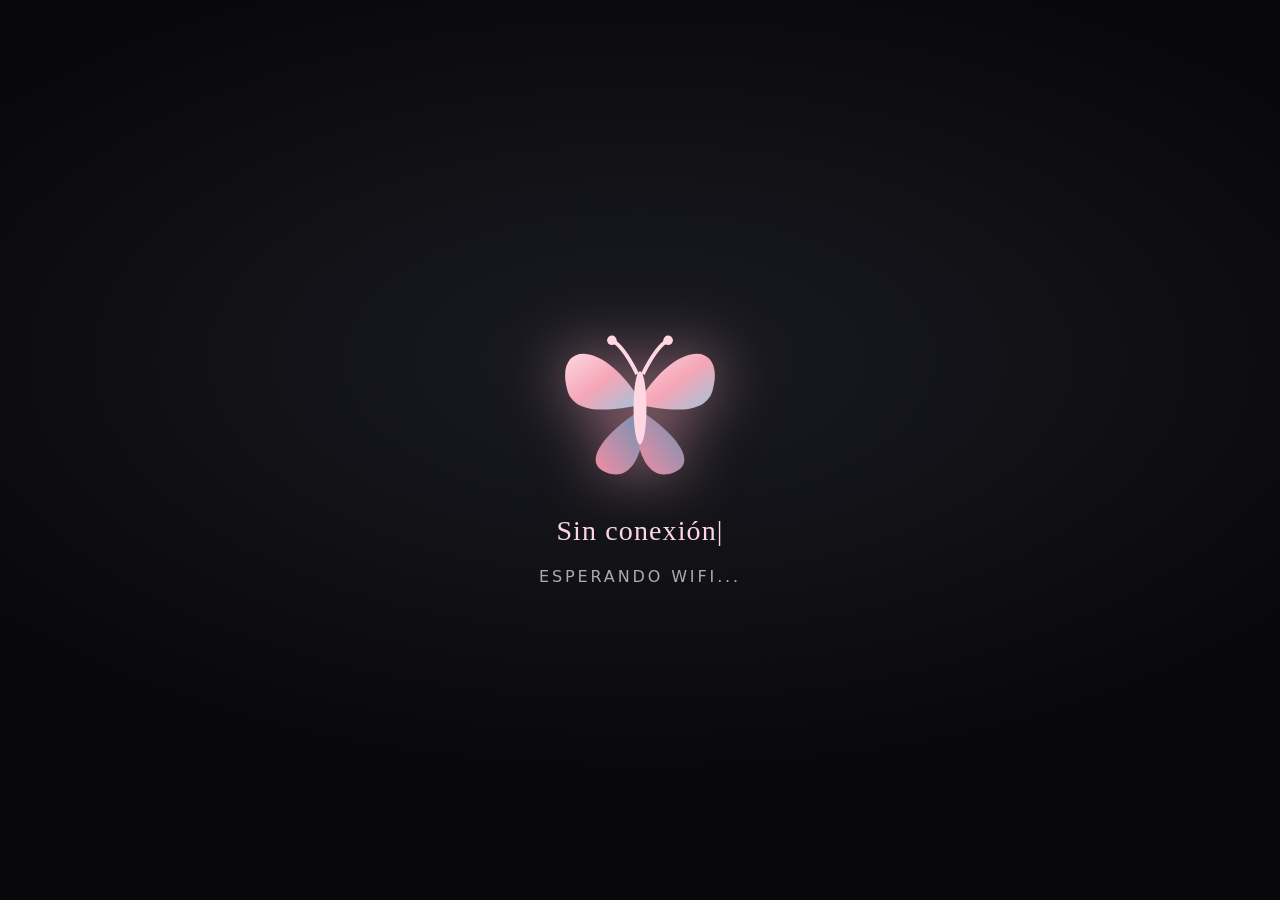
<file: offline.html>
<!DOCTYPE html>
<html lang="es">
<head>
  <meta charset="utf-8" />
  <meta name="viewport" content="width=device-width, initial-scale=1.0" />
  <title>Sin conexión — Portafolio de Marisa</title>
  <style>
    :root {
      --brand-pink: #f5a6b7;
      --brand-pink-light: #fed7e2;
      --brand-pink-mid: #f38da3;
      --brand-blue-light: #a1c2d9;
      --brand-blue-muted: #6d93b3;
      --brand-pink-rgb: 245, 166, 183;
    }
    * { box-sizing: border-box; margin: 0; padding: 0; }
    html, body { height: 100%; }
    body {
      background: radial-gradient(1200px 600px at 50% 40%, #1a1b22 0%, #08080a 70%);
      color: #fff;
      font-family: "Montserrat", system-ui, sans-serif;
      display: flex; align-items: center; justify-content: center;
      overflow: hidden;
    }
    .offline-inner { display: flex; flex-direction: column; align-items: center; gap: 1.25rem; text-align: center; }
    .offline-butterfly { width: 180px; height: 180px; filter: drop-shadow(0 0 30px rgba(245,166,183,.6)); animation: offlineFloat 2.6s ease-in-out infinite; }
    .offline-butterfly .off-wing { transform-origin: 32px 32px; }
    .off-wing-l { animation: wingL 0.32s ease-in-out infinite; }
    .off-wing-r { animation: wingR 0.32s ease-in-out infinite; }
    @keyframes wingL { 0%,100% { transform: scaleX(1); } 50% { transform: scaleX(0.18); } }
    @keyframes wingR { 0%,100% { transform: scaleX(1); } 50% { transform: scaleX(0.18); } }
    @keyframes offlineFloat { 0%,100% { transform: translateY(0) rotate(-8deg); } 50% { transform: translateY(-22px) rotate(8deg); } }
    .offline-text { font-family: "Pacifico", cursive; font-size: 1.75rem; color: var(--brand-pink-light); letter-spacing: .04em; }
    .offline-sub { font-size: 1rem; color: rgba(255,255,255,.65); letter-spacing: .18em; text-transform: uppercase; }
    .typed-cursor { animation: blink 1s steps(2) infinite; }
    @keyframes blink { 50% { opacity: 0; } }
    @media (prefers-reduced-motion: reduce) { .offline-butterfly { animation: none; } .off-wing-l,.off-wing-r { animation: none; } }
  </style>
</head>
<body>
  <div class="offline-inner">
    <svg class="offline-butterfly" viewBox="0 0 64 64" xmlns="http://www.w3.org/2000/svg">
      <defs>
        <linearGradient id="offA" x1="0" y1="0" x2="1" y2="1"><stop offset="0" stop-color="#fed7e2"/><stop offset=".5" stop-color="#f5a6b7"/><stop offset="1" stop-color="#a1c2d9"/></linearGradient>
        <linearGradient id="offB" x1="1" y1="0" x2="0" y2="1"><stop offset="0" stop-color="#6d93b3"/><stop offset="1" stop-color="#f38da3"/></linearGradient>
      </defs>
      <g class="off-wing off-wing-l"><path d="M32 30 C18 8 2 10 6 26 C8 36 22 34 32 32 Z" fill="url(#offA)"/><path d="M32 34 C22 40 10 52 20 56 C30 60 34 46 33 37 Z" fill="url(#offB)"/></g>
      <g class="off-wing off-wing-r"><path d="M32 30 C46 8 62 10 58 26 C56 36 42 34 32 32 Z" fill="url(#offA)"/><path d="M32 34 C42 40 54 52 44 56 C34 60 30 46 31 37 Z" fill="url(#offB)"/></g>
      <g class="off-body"><ellipse cx="32" cy="33" rx="2.3" ry="13" fill="#fed7e2"/><path d="M31 21 C27 13 24 10 22 9" stroke="#fed7e2" stroke-width="1.4" fill="none"/><path d="M33 21 C37 13 40 10 42 9" stroke="#fed7e2" stroke-width="1.4" fill="none"/><circle cx="22" cy="9" r="1.7" fill="#fed7e2"/><circle cx="42" cy="9" r="1.7" fill="#fed7e2"/></g>
    </svg>
    <div class="offline-text">Sin conexión<span class="typed-cursor">|</span></div>
    <div class="offline-sub">esperando wifi...</div>
  </div>
  <script>
    window.addEventListener('online', () => location.reload());
  </script>
</body>
</html>
</file>
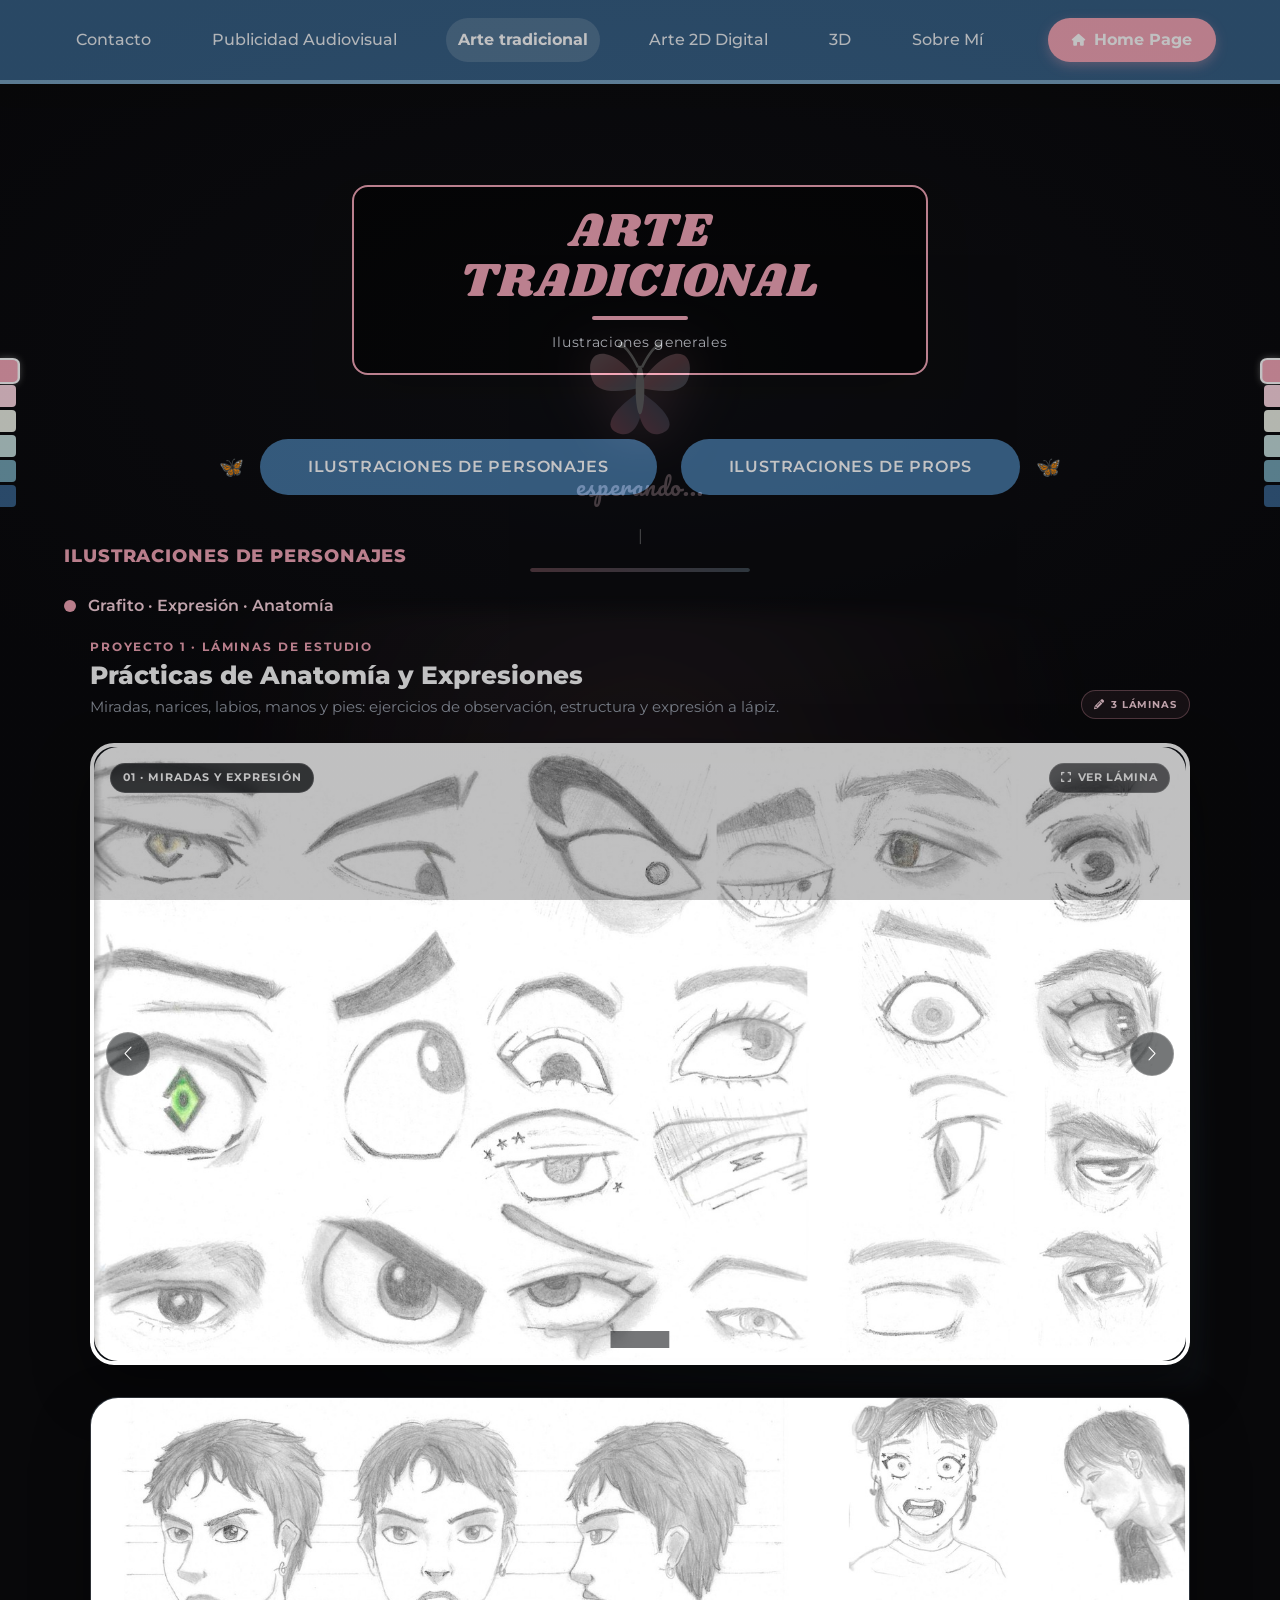
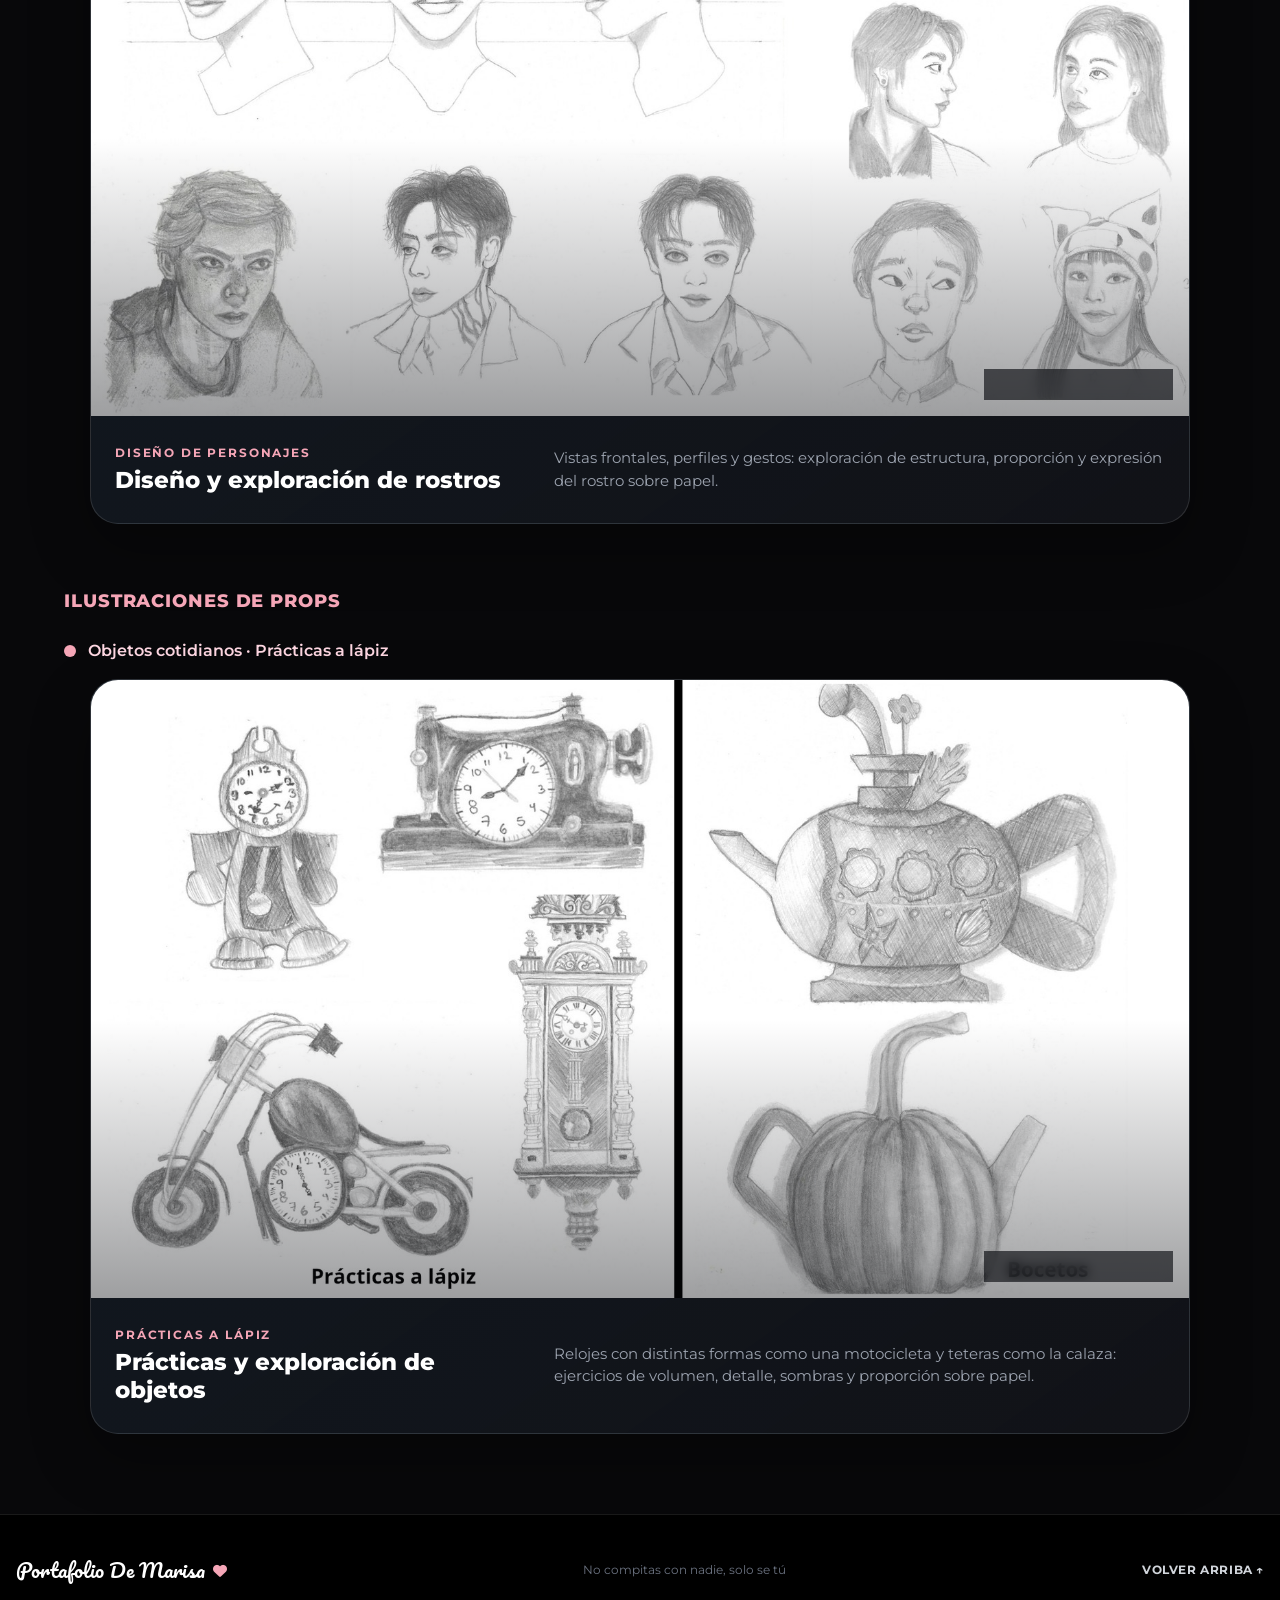
<file: tradicional.html>
<!DOCTYPE html>
<html lang="es">

<head>
    <meta charset="utf-8" />

    <meta content="width=device-width, initial-scale=1.0, viewport-fit=cover" name="viewport" />
    <title>Arte Tradicional | Portafolio De Marisa</title>
    <!-- Google Fonts: Pacifico / Shrikhand / Montserrat -->
    <link href="https://fonts.googleapis.com" rel="preconnect" />
    <link crossorigin="" href="https://fonts.gstatic.com" rel="preconnect" />
    <link
        href="https://fonts.googleapis.com/css2?family=Montserrat:ital,wght@0,300;0,400;0,500;0,600;0,700;0,800;1,400&amp;family=Pacifico&amp;family=Shrikhand&amp;display=swap"
        rel="stylesheet" />
    <!-- Font Awesome Icons -->
    <link href="https://cdnjs.cloudflare.com/ajax/libs/font-awesome/6.4.0/css/all.min.css" rel="stylesheet" />
    <!-- Primera lámina del carrusel -->
    <link as="image" href="assets/img/tradicional/miradas.jpg" rel="preload" />
    <!-- Bootstrap 5 (local) + estilos propios -->
    <link href="css/bootstrap.min.css" rel="stylesheet" />
    <script src="js/theme-init.js?v=20261115a"></script>
    <link href="css/styles.css?v=20261115a" rel="stylesheet" />
    <!-- AOS (Animate On Scroll) -->
    <link href="assets/vendor/aos/aos.css" rel="stylesheet" />
</head>

<body>
  <!-- Preloader (tiempo de espera) -->
  <div id="preloader" class="preloader">
    <div class="preloader-inner">
      <svg class="preloader-butterfly" viewBox="0 0 64 64" xmlns="http://www.w3.org/2000/svg">
        <defs>
          <linearGradient id="pgA" x1="0" y1="0" x2="1" y2="1"><stop offset="0" stop-color="var(--brand-pink-light)"/><stop offset=".5" stop-color="var(--brand-pink)"/><stop offset="1" stop-color="var(--brand-blue-light)"/></linearGradient>
          <linearGradient id="pgB" x1="1" y1="0" x2="0" y2="1"><stop offset="0" stop-color="var(--brand-blue-muted)"/><stop offset="1" stop-color="var(--brand-pink-mid)"/></linearGradient>
        </defs>
        <g class="pg-wing pg-wing-l"><path d="M32 30 C18 8 2 10 6 26 C8 36 22 34 32 32 Z" fill="url(#pgA)"/><path d="M32 34 C22 40 10 52 20 56 C30 60 34 46 33 37 Z" fill="url(#pgB)"/></g>
        <g class="pg-wing pg-wing-r"><path d="M32 30 C46 8 62 10 58 26 C56 36 42 34 32 32 Z" fill="url(#pgA)"/><path d="M32 34 C42 40 54 52 44 56 C34 60 30 46 31 37 Z" fill="url(#pgB)"/></g>
        <g class="pg-body"><ellipse cx="32" cy="33" rx="2.3" ry="13" fill="#fff"/><path d="M31 21 C27 13 24 10 22 9" stroke="#fff" stroke-width="1.4" fill="none"/><path d="M33 21 C37 13 40 10 42 9" stroke="#fff" stroke-width="1.4" fill="none"/><circle cx="22" cy="9" r="1.7" fill="#fff"/><circle cx="42" cy="9" r="1.7" fill="#fff"/></g>
      </svg>
      <div class="preloader-text">cargando...<span class="typed-cursor">|</span></div>
      <div class="preloader-bar"><span></span></div>
    </div>
  </div>
    <!-- BEGIN: Decorative Palette Swatches (Fiel a los wireframes laterales) -->
    <aside aria-hidden="true" class="side-palette-strip d-flex d-lg-flex">
        <div class="swatch-bar bg-brand-swatch1"></div>
        <div class="swatch-bar bg-brand-swatch2"></div>
        <div class="swatch-bar bg-brand-swatch3"></div>
        <div class="swatch-bar bg-brand-swatch4"></div>
        <div class="swatch-bar bg-brand-swatch5"></div>
        <div class="swatch-bar bg-brand-swatch6"></div>
    </aside>
    <aside aria-hidden="true" class="side-palette-strip-right d-none d-lg-flex">
        <div class="swatch-bar-right bg-brand-swatch1"></div>
        <div class="swatch-bar-right bg-brand-swatch2"></div>
        <div class="swatch-bar-right bg-brand-swatch3"></div>
        <div class="swatch-bar-right bg-brand-swatch4"></div>
        <div class="swatch-bar-right bg-brand-swatch5"></div>
        <div class="swatch-bar-right bg-brand-swatch6"></div>
    </aside>
    <!-- END: Decorative Palette Swatches -->
    <!-- BEGIN: MainHeader (Bootstrap Navbar) -->
    <header class="site-header" data-purpose="main-navigation">
        <div class="container-site header-inner">
            <a class="mobile-logo font-title" href="index.html">Marisa</a>
            <button aria-controls="mainNav" aria-expanded="false" aria-label="Abrir Menú"
                class="mobile-toggle d-md-none" data-bs-target="#mainNav" data-bs-toggle="collapse" type="button">
                <i class="fa-solid fa-bars"></i>
            </button>
            <nav aria-label="Navegación principal" class="collapse navbar-collapse" id="mainNav">
                <ul class="navbar-nav">
                    <li class="nav-item"><a class="nav-link" href="contacto.html">Contacto</a></li>
                    <li class="nav-item"><a class="nav-link" href="audiovisual.html">Publicidad Audiovisual</a></li>
                    <li class="nav-item"><a aria-current="page" class="nav-link active" href="tradicional.html">Arte
                            tradicional</a></li>
                    <li class="nav-item"><a class="nav-link" href="2d.html">Arte 2D Digital</a></li>
                    <li class="nav-item"><a class="nav-link" href="3d.html">3D</a></li>
                    <li class="nav-item"><a class="nav-link" href="index.html#sobre-mi">Sobre Mí</a></li>
                    <li class="nav-item home-pill-item">
                        <a class="nav-link home-pill" href="index.html"><i class="fa-solid fa-house text-xs"></i> Home
                            Page</a>
                    </li>
                </ul>
            </nav>
        </div>
    </header>
    <!-- END: MainHeader -->

    <!-- BEGIN: MainContent -->
    <main class="main-content">
        <!-- BEGIN: ArteTradicionalSection -->
        <section class="section section-border" data-purpose="arte-tradicional" id="tradicional">
            <div class="container-site">

                <!-- Header wireframe box with Black banner and Pink Text (boceto imagen 7) -->
                <div class="wireframe-box title-frame-clean p-4 sm-p-8 lg-p-14 text-center mb-10 mb-sm-12">
                    <div class="banner-badge">
                        <h2 class="banner-title">ARTE TRADICIONAL</h2>
                        <div class="banner-rule w-24 w-sm-36"></div>
                        <p class="banner-note">Ilustraciones generales</p>
                    </div>
                </div>

                <!-- 2 Filter Buttons with Cute Butterflies on Sides -->
                <div class="d-flex flex-column flex-md-row flex-wrap align-items-center justify-content-center gap-4 gap-md-6 sm-gap-12 mb-12 mb-sm-16"
                    data-aos="fade-up">
                    <div class="d-flex align-items-center gap-2 gap-sm-3 w-130 w-md-auto justify-content-center">
                        <span class="text-xl text-brand-pink floating-mini-butterfly d-none d-sm-inline-flex">
                            🦋
                        </span>
                        <a class="btn-pill-blue px-5 px-sm-7 py-2 py-sm-3 text-sm text-base text-uppercase font-bold tracking-wider w-100 w-md-auto"
                            href="#trad-personajes">Ilustraciones de Personajes</a>
                    </div>
                    <div class="d-flex align-items-center gap-2 gap-sm-3 w-130 w-md-auto justify-content-center">
                        <a class="btn-pill-blue px-5 px-sm-7 py-2 py-sm-3 text-sm text-base text-uppercase font-bold tracking-wider w-100 w-md-auto"
                            href="#trad-props">Ilustraciones de Props</a>
                        <span class="text-xl text-brand-pink floating-mini-butterfly d-none d-sm-inline-flex">
                            🦋
                        </span>
                    </div>
                </div>

                <!-- Subsección: Ilustraciones de Personajes Tradicionales -->
                <div class="mb-16" id="trad-personajes">
                    <div class="pill-title pill-title-pink pill-title-sm">Ilustraciones de Personajes</div>
                    <div class="feature-line">
                        <span class="feature-dot"></span>
                        <span>Grafito · Expresión · Anatomía</span>
                    </div>

                    <div class="trad-gallery-shell" data-aos="zoom-in-up">
                        <header class="trad-gallery-head">
                            <div class="trad-gallery-copy">
                                <span class="trad-kicker">Proyecto 1 · Láminas de estudio</span>
                                <h3>Prácticas de Anatomía y Expresiones</h3>
                                <p>Miradas, narices, labios, manos y pies: ejercicios de observación, estructura y
                                    expresión a lápiz.</p>
                            </div>
                            <span class="trad-gallery-tag"><i aria-hidden="true" class="fa-solid fa-pencil"></i> 3
                                láminas</span>
                        </header>

                        <div class="carousel slide trad-carousel" data-bs-ride="false" data-bs-touch="true"
                            id="tradCarousel" role="region" aria-roledescription="carousel"
                            aria-label="Carrusel de prácticas de anatomía y expresiones">
                            <div class="carousel-indicators">
                                <button aria-current="true" aria-label="Miradas y expresión" class="active"
                                    data-bs-slide-to="0" data-bs-target="#tradCarousel" type="button"></button>
                                <button aria-label="Narices y labios" data-bs-slide-to="1"
                                    data-bs-target="#tradCarousel" type="button"></button>
                                <button aria-label="Manos y pies" data-bs-slide-to="2" data-bs-target="#tradCarousel"
                                    type="button"></button>
                            </div>
                            <div class="carousel-inner">
                                <div class="carousel-item active">
                                    <div class="trad-slide">
                                        <button aria-haspopup="dialog" aria-label="Ampliar Miradas y expresión"
                                            class="trad-slide-hit"
                                            data-art-desc="Estudio de ojos y miradas: distintas formas, direcciones y expresiones resueltas con grafito."
                                            data-art-img="assets/img/tradicional/miradas.jpg"
                                            data-art-title="Miradas y expresión" type="button">
                                            <img alt="Lámina de estudios de ojos y miradas a lápiz"
                                                class="trad-slide-main" decoding="async" height="900" loading="eager"
                                                src="assets/img/tradicional/miradas.jpg" width="1600" />
                                            <span class="trad-slide-caption">01 · Miradas y expresión</span>
                                            <span class="trad-slide-expand"><i class="fa-solid fa-expand"></i><span>Ver
                                                    lámina</span></span>
                                        </button>
                                    </div>
                                </div>
                                <div class="carousel-item">
                                    <div class="trad-slide">
                                        <button aria-haspopup="dialog" aria-label="Ampliar Narices y labios"
                                            class="trad-slide-hit"
                                            data-art-desc="Estudios anatómicos de narices y labios con diferentes ángulos, volúmenes y expresiones."
                                            data-art-img="assets/img/tradicional/narices-labios.jpg"
                                            data-art-title="Narices y labios" type="button">
                                            <img alt="Lámina de estudios de narices y labios a lápiz"
                                                class="trad-slide-main" decoding="async" height="900" loading="eager"
                                                src="assets/img/tradicional/narices-labios.jpg" width="1600" />
                                            <span class="trad-slide-caption">02 · Narices y labios</span>
                                            <span class="trad-slide-expand"><i class="fa-solid fa-expand"></i><span>Ver
                                                    lámina</span></span>
                                        </button>
                                    </div>
                                </div>
                                <div class="carousel-item">
                                    <div class="trad-slide">
                                        <button aria-haspopup="dialog" aria-label="Ampliar Manos y pies"
                                            class="trad-slide-hit"
                                            data-art-desc="Lámina de manos y pies en distintas poses: práctica de estructura, proporción y movimiento."
                                            data-art-img="assets/img/tradicional/manos-pies.jpg"
                                            data-art-title="Manos y pies" type="button">
                                            <img alt="Lámina de estudios de manos y pies a lápiz"
                                                class="trad-slide-main" decoding="async" height="900" loading="eager"
                                                src="assets/img/tradicional/manos-pies.jpg" width="1600" />
                                            <span class="trad-slide-caption">03 · Manos y pies</span>
                                            <span class="trad-slide-expand"><i class="fa-solid fa-expand"></i><span>Ver
                                                    lámina</span></span>
                                        </button>
                                    </div>
                                </div>
                            </div>
                            <button aria-label="Anterior" class="carousel-control-prev" data-bs-slide="prev"
                                data-bs-target="#tradCarousel" type="button">
                                <span aria-hidden="true" class="carousel-control-prev-icon"></span>
                                <span class="visually-hidden">Anterior</span>
                            </button>
                            <button aria-label="Siguiente" class="carousel-control-next" data-bs-slide="next"
                                data-bs-target="#tradCarousel" type="button">
                                <span aria-hidden="true" class="carousel-control-next-icon"></span>
                                <span class="visually-hidden">Siguiente</span>
                            </button>
                        </div>
                    </div>

                    <!-- Subsección: Diseño y exploración de rostros -->
                    <div class="trad-props-shell mt-8" data-aos="zoom-in-up" data-aos-delay="80">
                        <article class="trad-feature-card trad-feature-card--wide">
                            <button aria-haspopup="dialog" aria-label="Ampliar Diseño y exploración de rostros"
                                class="trad-feature-hit trad-feature-media"
                                data-art-desc="Lámina de diseño y exploración de rostros: vistas frontales, perfiles y gestos trabajados en grafito."
                                data-art-img="assets/img/tradicional/rostros.jpg"
                                data-art-title="Diseño y exploración de rostros" type="button">
                                <img alt="Lámina de diseño y exploración de rostros a lápiz" decoding="async"
                                    height="900" loading="lazy" src="assets/img/tradicional/rostros.jpg" width="1600" />
                                <span class="trad-feature-overlay"><i class="fa-solid fa-expand"></i> Ver lámina
                                    completa</span>
                            </button>
                            <div class="trad-feature-meta trad-feature-meta--split">
                                <div>
                                    <span class="trad-kicker">Diseño de personajes</span>
                                    <h3>Diseño y exploración de rostros</h3>
                                </div>
                                <p>Vistas frontales, perfiles y gestos: exploración de estructura, proporción y
                                    expresión del rostro sobre papel.</p>
                            </div>
                        </article>
                    </div>
                </div>

                <!-- Subsección: Ilustraciones de Props Tradicionales -->
                <div id="trad-props">
                    <div class="pill-title pill-title-pink pill-title-sm">Ilustraciones de Props</div>
                    <div class="feature-line">
                        <span class="feature-dot"></span>
                        <span>Objetos cotidianos · Prácticas a lápiz</span>
                    </div>

                    <div class="trad-props-shell" data-aos="zoom-in-up" data-aos-delay="80">
                        <article class="trad-feature-card trad-feature-card--wide">
                            <button aria-haspopup="dialog" aria-label="Ampliar Prácticas y exploración de objetos"
                                class="trad-feature-hit trad-feature-media"
                                data-art-desc="Lámina de prácticas a lápiz: relojes, una motocicleta, teteras y una calabaza. Estudio de volumen, detalle y proporción."
                                data-art-img="assets/img/tradicional/objetos-bocetos.jpg"
                                data-art-title="Prácticas y exploración de objetos" type="button">
                                <img alt="Lámina de bocetos de objetos cotidianos a lápiz" decoding="async" height="900"
                                    loading="lazy" src="assets/img/tradicional/objetos-bocetos.jpg" width="1600" />
                                <span class="trad-feature-overlay"><i class="fa-solid fa-expand"></i> Ver lámina
                                    completa</span>
                            </button>
                            <div class="trad-feature-meta trad-feature-meta--split">
                                <div>
                                    <span class="trad-kicker">Prácticas a lápiz</span>
                                    <h3>Prácticas y exploración de objetos</h3>
                                </div>
                                <p>Relojes con distintas formas como una motocicleta y teteras como la calaza: ejercicios de volumen, detalle, sombras y
                                    proporción sobre papel.</p>
                            </div>
                        </article>
                    </div>
                </div>

            </div>
        </section>
        <!-- END: ArteTradicionalSection -->
    </main>
    <!-- END: MainContent -->

    <!-- BEGIN: MainFooter -->
    <footer class="site-footer" data-purpose="site-footer">
        <div class="footer-inner">
            <div class="footer-brand">
                <span>Portafolio De Marisa</span>
                <span class="text-brand-pink text-sm"><i class="fa-solid fa-heart"></i></span>
            </div>
            <p class="text-xs text-gray-500">No compitas con nadie, solo se tú</p>
            <div class="d-flex gap-4 text-gray-300">
                <a class="hover-text-brand-pink transition text-xs font-bold text-uppercase tracking-wider"
                    href="index.html#hero">Volver Arriba ↑</a>
            </div>
        </div>
    </footer>
    <!-- END: MainFooter -->

    <!-- BEGIN: InteractiveModal (Bootstrap Modal) -->
    <div aria-hidden="true" class="modal fade art-modal" id="artModal" tabindex="-1">
        <div class="modal-dialog modal-dialog-centered">
            <div class="modal-content">
                <div class="modal-body position-relative">
                    <!-- Close Button -->
                    <button aria-label="Cerrar ventana" class="art-modal-close" onclick="closeArtModal()" type="button">
                        <i class="fa-solid fa-xmark"></i>
                    </button>
                    <!-- Modal Content Header -->
                    <h3 class="modal-title-pink" id="modalTitle">Título de la Obra</h3>
                    <p class="modal-desc" id="modalDesc">Descripción detallada de la pieza.</p>
                    <!-- Modal Image Container -->
                    <div class="wireframe-box art-modal-image">
                        <img alt="Detalle de la obra" class="w-100 h-100 object-contain" id="modalImage"
                            src="assets/img/tradicional/rostros.jpg" />
                    </div>
                    <div class="mt-6 d-flex justify-content-end">
                        <button class="btn-pill-pink px-6 py-2 text-sm" onclick="closeArtModal()" type="button">
                            Cerrar Vista Previa
                        </button>
                    </div>
                </div>
            </div>
        </div>
    </div>
    <!-- END: InteractiveModal -->

    <!-- BEGIN: InteractiveScripts -->
    <script src="js/bootstrap.bundle.min.js"></script>
    <!-- Librerias de animacion (locales) -->
    <script src="assets/vendor/aos/aos.js"></script>
    <script src="assets/vendor/anime/anime.min.js"></script>
    <script src="assets/vendor/vanilla-tilt/vanilla-tilt.min.js"></script>
    <script src="assets/vendor/canvas-confetti/confetti.min.js"></script>
  <script src="assets/vendor/typed.js/typed.umd.js"></script>
  <script src="assets/vendor/gsap/gsap.min.js"></script>
  <script src="assets/vendor/gsap/ScrollTrigger.min.js"></script>
  <script src="assets/vendor/particles/particles.min.js"></script>
    <script src="js/main.js?v=20261115a"></script>
    <!-- END: InteractiveScripts -->
</body>

</html>
</file>
<file: css/styles.css>
/* =============================================================================
   Portafolio De Marisa Tzab Aldana — styles.css
   Capa de estilos propia sobre Bootstrap 5.
   Se carga DESPUÉS de css/bootstrap.min.css, por lo que sus utilidades
   (espaciado, tamaño, color) tienen prioridad cuando comparten nombre.
   Estructura:
     1. Tokens de marca          5. Tipografía / colores
     2. Base                     6. Efectos y estados hover
     3. Utilidades de layout     7. Componentes
     4. Utilidades de espaciado
   Breakpoints (iguales a los del diseño original):
     sm 640px · md 768px · lg 1024px
   ========================================================================== */

/* == 1. TOKENS DE MARCA ==================================================== */
:root {
  --bs-body-font-family: "Montserrat", sans-serif;
  --bs-body-bg: #08080a;
  --bs-body-color: #ffffff;

  --brand-pink: #f5a6b7;
  --brand-pink-rgb: 245, 166, 183;
  --brand-on-pink: #ffffff;
  --brand-pill-text: #0f172a;
  --brand-pink-sobremi: #fa6f8d;
  --brand-pink-light: #fed7e2;
  --brand-pink-mid: #f38da3;
  --brand-pink-dark: #d9778f;

  /* Color independiente para cursor + mariposa del hero */
  --bf-pink: #f5a6b7;
  --bf-pink-rgb: 245, 166, 183;
  --bf-pink-light: #fed7e2;
  --bf-pink-mid: #f38da3;
  --bf-pink-dark: #d9778f;
  --bf-pink-sobremi: #fa6f8d;
  --brand-blue-primary: #386389;
  --brand-blue-header: #38648c;
  --brand-blue-light: #a1c2d9;
  --brand-blue-card: #5582a6;
  --brand-blue-muted: #6d93b3;
  --brand-blue-cta: #2d5275;
  --brand-blue-cta-hover: #203c57;
  --brand-dark: #08080a;
  --brand-card: #121318;
  --brand-photo-dark: #0a0d14;

  --font-title: "Pacifico", cursive;
  --font-display: "Shrikhand", display, sans-serif;
}

/* == 2. BASE =============================================================== */
html {
  scroll-behavior: smooth;
}

body {
  background-color: var(--brand-dark);
  color: #ffffff;
  font-family: var(--bs-body-font-family);
  -webkit-font-smoothing: antialiased;
  overflow-x: hidden;
  position: relative;
}

::selection {
  background: var(--brand-pink);
  color: #ffffff;
}

/* Enlaces y reset de márgenes (equivalente al preflight del diseño original) */
a {
  color: inherit;
  text-decoration: none;
}

h1, h2, h3, h4, h5, h6, p, figure, blockquote, dl, dd, hr {
  margin: 0;
}

ul, ol {
  margin: 0;
  padding: 0;
  list-style: none;
}

/* == 3. UTILIDADES DE LAYOUT ============================================== */
.hidden {
  display: none !important;
}

.container-site {
  width: 100%;
  max-width: 1280px; /* max-w-7xl */
  margin-inline: auto;
  padding-inline: 1rem;
}
@media (min-width: 640px) { .container-site { padding-inline: 1.5rem; } }
@media (min-width: 1024px) { .container-site { padding-inline: 2rem; } }

.container-narrow {
  width: 100%;
  max-width: 1152px; /* max-w-6xl */
  margin-inline: auto;
}

/* Límites de ancho (max-w-*) */
.mw-sm { max-width: 24rem; }
.mw-md { max-width: 28rem; }
.mw-lg { max-width: 32rem; }
.mw-xl { max-width: 36rem; }
.mw-2xl { max-width: 42rem; }
.mw-3xl { max-width: 48rem; }
.mw-6xl { max-width: 72rem; }
.mw-7xl { max-width: 80rem; }

.position-inset-0 { inset: 0; }
.top-third { top: 33.333333%; }
.right-quarter { right: 25%; }
.top-4 { top: 1rem; }
.right-4 { right: 1rem; }

.z-10 { z-index: 10; }
.z-40 { z-index: 40; }
.z-50 { z-index: 50; }

.pointer-events-none { pointer-events: none; }
.select-none { user-select: none; }
.cursor-pointer { cursor: pointer; }
.break-all { word-break: break-all; overflow-wrap: anywhere; }
.object-cover { object-fit: cover; }
.object-contain { object-fit: contain; }

/* --- Efecto avanzado: revelado con clip-path (wipe horizontal) --- */
@keyframes clipReveal {
  from { clip-path: inset(0 100% 0 0); }
  to   { clip-path: inset(0 0 0 0); }
}
.clip-reveal {
  animation: clipReveal 1.6s cubic-bezier(0.22, 1, 0.36, 1) 0.6s both;
  will-change: clip-path;
}
.resize-none { resize: none; }
.overflow-x-hidden { overflow-x: hidden; }
.min-h-92vh { min-height: 92vh; }

/* == 4. UTILIDADES DE ESPACIADO (escala 0.25rem × n) ======================
   Misma escala del diseño original. Se definen aquí para que el marcado
   conserve los valores exactos del diseño.                              */

/* Margen inferior */
.mb-1  { margin-bottom: 0.25rem; }
.mb-2  { margin-bottom: 0.5rem; }
.mb-3  { margin-bottom: 0.75rem; }
.mb-4  { margin-bottom: 1rem; }
.mb-6  { margin-bottom: 1.5rem; }
.mb-8  { margin-bottom: 2rem; }
.mb-10 { margin-bottom: 2.5rem; }
.mb-12 { margin-bottom: 3rem; }
.mb-14 { margin-bottom: 3.5rem; }
.mb-16 { margin-bottom: 4rem; }
.mb-20 { margin-bottom: 5rem; }

/* Margen superior */
.mt-0\.5 { margin-top: 0.125rem; }
.mt-1  { margin-top: 0.25rem; }
.mt-2  { margin-top: 0.5rem; }
.mt-3  { margin-top: 0.75rem; }
.mt-4  { margin-top: 1rem; }
.mt-6  { margin-top: 1.5rem; }
.mt-8  { margin-top: 2rem; }

.ml-1 { margin-left: 0.25rem; }
.mr-1 { margin-right: 0.25rem; }

/* Relleno */
.p-2  { padding: 0.5rem; }
.p-3  { padding: 0.75rem; }
.p-4  { padding: 1rem; }
.p-6  { padding: 1.5rem; }
.p-8  { padding: 2rem; }

.px-3 { padding-left: 0.75rem; padding-right: 0.75rem; }
.px-4 { padding-left: 1rem; padding-right: 1rem; }
.px-5 { padding-left: 1.25rem; padding-right: 1.25rem; }
.px-6 { padding-left: 1.5rem; padding-right: 1.5rem; }
.px-7 { padding-left: 1.75rem; padding-right: 1.75rem; }
.px-8 { padding-left: 2rem; padding-right: 2rem; }

.py-1   { padding-top: 0.25rem; padding-bottom: 0.25rem; }
.py-1\.5 { padding-top: 0.375rem; padding-bottom: 0.375rem; }
.py-2   { padding-top: 0.5rem; padding-bottom: 0.5rem; }
.py-2\.5 { padding-top: 0.625rem; padding-bottom: 0.625rem; }
.py-3   { padding-top: 0.75rem; padding-bottom: 0.75rem; }
.py-5   { padding-top: 1.25rem; padding-bottom: 1.25rem; }
.py-6   { padding-top: 1.5rem; padding-bottom: 1.5rem; }
.py-10  { padding-top: 2.5rem; padding-bottom: 2.5rem; }
.py-12  { padding-top: 3rem; padding-bottom: 3rem; }
.py-20  { padding-top: 5rem; padding-bottom: 5rem; }
.py-24  { padding-top: 6rem; padding-bottom: 6rem; }

.pt-3  { padding-top: 0.75rem; }
.pb-6  { padding-bottom: 1.5rem; }
.pl-0  { padding-left: 0; }
.pl-2  { padding-left: 0.5rem; }

/* Espaciado entre elementos */
.gap-1  { gap: 0.25rem; }
.gap-2  { gap: 0.5rem; }
.gap-3  { gap: 0.75rem; }
.gap-4  { gap: 1rem; }
.gap-6  { gap: 1.5rem; }
.gap-8  { gap: 2rem; }
.gap-10 { gap: 2.5rem; }
.sm-gap-12 { gap: 3rem; }

.space-y-2 > * + * { margin-top: 0.5rem; }
.space-y-3 > * + * { margin-top: 0.75rem; }
.space-y-4 > * + * { margin-top: 1rem; }
.space-y-6 > * + * { margin-top: 1.5rem; }

/* Canaletas de fila (gutters) para filas Bootstrap row con el ancho
   de separación del diseño original (gap-8 = 2rem, gap-10 = 2.5rem) */
.g-8 { --bs-gutter-x: 2rem; --bs-gutter-y: 2rem; }
.g-8 > * { padding-right: 1rem; padding-left: 1rem; }
.g-10 { --bs-gutter-x: 2.5rem; --bs-gutter-y: 2.5rem; }
.g-10 > * { padding-right: 1.25rem; padding-left: 1.25rem; }

/* == 5. TAMAÑOS, TIPOGRAFÍA Y COLORES ===================================== */

/* Anchos */
.w-2   { width: 0.5rem; }
.w-2\.5 { width: 0.625rem; }
.w-3   { width: 0.75rem; }
.w-3\.5 { width: 0.875rem; }
.w-8   { width: 2rem; }
.w-10  { width: 2.5rem; }
.w-16  { width: 4rem; }
.w-20  { width: 5rem; }
.w-24  { width: 6rem; }
.w-36  { width: 9rem; }
.w-40  { width: 10rem; }
.w-44  { width: 11rem; }
.w-48  { width: 12rem; }
.w-56  { width: 14rem; }
.w-64  { width: 16rem; }
.w-72  { width: 18rem; }
.w-96  { width: 24rem; }
.h-full { height: 100%; }

/* Alturas */
.h-1    { height: 0.25rem; }
.h-1\.5  { height: 0.375rem; }
.h-2    { height: 0.5rem; }
.h-2\.5  { height: 0.625rem; }
.h-3    { height: 0.75rem; }
.h-3\.5  { height: 0.875rem; }
.h-8    { height: 2rem; }
.h-10   { height: 2.5rem; }
.h-16   { height: 4rem; }
.h-20   { height: 5rem; }
.h-24   { height: 6rem; }
.h-32   { height: 8rem; }
.h-40   { height: 10rem; }
.h-44   { height: 11rem; }
.h-48   { height: 12rem; }
.h-52   { height: 13rem; }
.h-56   { height: 14rem; }
.h-60   { height: 15rem; }
.h-64   { height: 16rem; }
.h-72   { height: 18rem; }
.h-80   { height: 20rem; }
.h-96   { height: 24rem; }

/* Alturas mínimas responsivas */
.min-h-40 { min-height: 10rem; }
.min-h-48 { min-height: 12rem; }
.min-h-52 { min-height: 13rem; }
.min-h-56 { min-height: 14rem; }
.min-h-60 { min-height: 15rem; }
.min-h-64 { min-height: 16rem; }
.min-h-72 { min-height: 18rem; }
.min-h-80 { min-height: 20rem; }
.min-h-96 { min-height: 24rem; }

/* Variantes responsivas del diseño original (prefijo sm- / md- / lg-) */
.sm-w-28 { width: 7rem; }
.sm-w-32 { width: 8rem; }
.sm-w-36 { width: 9rem; }
.sm-w-40 { width: 10rem; }
.sm-w-44 { width: 11rem; }
.sm-w-48 { width: 12rem; }
.sm-w-56 { width: 14rem; }
.sm-w-64 { width: 16rem; }
.sm-w-72 { width: 18rem; }
.sm-w-80 { width: 20rem; }
.sm-w-96 { width: 24rem; }
.md-w-440 { width: 27.5rem; }
.sm-h-40 { height: 10rem; }
.sm-h-48 { height: 12rem; }
.sm-h-56 { height: 14rem; }
.sm-h-60 { height: 15rem; }
.sm-h-64 { height: 16rem; }
.sm-h-72 { height: 18rem; }
.sm-h-80 { height: 20rem; }
.sm-h-96 { height: 24rem; }
.sm-h-420 { height: 26.25rem; }
.sm-h-450 { height: 28.125rem; }
.sm-h-480 { height: 30rem; }
.sm-h-500 { height: 31.25rem; }
.md-h-20 { height: 5rem; }
.md-h-64 { height: 16rem; }
.md-h-80 { height: 20rem; }
.md-h-96 { height: 24rem; }
.md-h-420 { height: 26.25rem; }
.md-h-500 { height: 31.25rem; }
.lg-h-420 { height: 26.25rem; }
.lg-h-500 { height: 31.25rem; }
.lg-h-560 { height: 35rem; }

/* Relleno / margen responsivo */
.px-2 { padding-left: 0.5rem; padding-right: 0.5rem; }
.p-5 { padding: 1.25rem; }
.py-4 { padding-top: 1rem; padding-bottom: 1rem; }

.sm-px-4 { padding-left: 1rem; padding-right: 1rem; }
.sm-px-6 { padding-left: 1.5rem; padding-right: 1.5rem; }
.sm-p-8  { padding: 2rem; }
.sm-p-10 { padding: 2.5rem; }
.sm-p-14 { padding: 3.5rem; }
.sm-py-8 { padding-top: 2rem; padding-bottom: 2rem; }
.sm-py-12 { padding-top: 3rem; padding-bottom: 3rem; }
.sm-mb-16 { margin-bottom: 4rem; }

.md-px-6 { padding-left: 1.5rem; padding-right: 1.5rem; }
.md-py-10 { padding-top: 2.5rem; padding-bottom: 2.5rem; }
.md-py-16 { padding-top: 4rem; padding-bottom: 4rem; }

.lg-p-14 { padding: 3.5rem; }
.lg-pl-10 { padding-left: 2.5rem; }
.lg-px-12 { padding-left: 3rem; padding-right: 3rem; }
.lg-py-20 { padding-top: 5rem; padding-bottom: 5rem; }
.lg-px-8 { padding-left: 2rem; padding-right: 2rem; }

/* Escala de texto */
.text-xs  { font-size: 0.75rem; line-height: 1rem; }
.text-sm  { font-size: 0.875rem; line-height: 1.25rem; }
.text-base { font-size: 1rem; line-height: 1.5rem; }
.text-lg  { font-size: 1.125rem; line-height: 1.75rem; }
.text-xl  { font-size: 1.25rem; line-height: 1.75rem; }
.text-2xl { font-size: 1.5rem; line-height: 2rem; }
.text-3xl { font-size: 1.875rem; line-height: 2.25rem; }
.text-4xl { font-size: 2.25rem; line-height: 2.5rem; }
.text-5xl { font-size: 3rem; line-height: 1; }
.text-6xl { font-size: 3.75rem; line-height: 1; }
.text-7xl { font-size: 4.5rem; line-height: 1; }
.text-8xl { font-size: 6rem; line-height: 1; }

/* Escala de texto responsiva */
.sm-text-xs  { font-size: 0.75rem; line-height: 1rem; }
.sm-text-sm  { font-size: 0.875rem; line-height: 1.25rem; }
.sm-text-base { font-size: 1rem; line-height: 1.5rem; }
.sm-text-lg  { font-size: 1.125rem; line-height: 1.75rem; }
.sm-text-xl  { font-size: 1.25rem; line-height: 1.75rem; }
.sm-text-2xl { font-size: 1.5rem; line-height: 2rem; }
.sm-text-3xl { font-size: 1.875rem; line-height: 2.25rem; }
.sm-text-4xl { font-size: 2.25rem; line-height: 2.5rem; }
.sm-text-5xl { font-size: 3rem; line-height: 1; }
.sm-text-6xl { font-size: 3.75rem; line-height: 1; }
.sm-text-7xl { font-size: 4.5rem; line-height: 1; }
.sm-text-8xl { font-size: 6rem; line-height: 1; }
.md-text-sm  { font-size: 0.875rem; line-height: 1.25rem; }
.md-text-base { font-size: 1rem; line-height: 1.5rem; }
.md-text-lg  { font-size: 1.125rem; line-height: 1.75rem; }
.md-text-xl  { font-size: 1.25rem; line-height: 1.75rem; }
.md-text-2xl { font-size: 1.5rem; line-height: 2rem; }
.md-text-3xl { font-size: 1.875rem; line-height: 2.25rem; }
.md-text-4xl { font-size: 2.25rem; line-height: 2.5rem; }
.md-text-5xl { font-size: 3rem; line-height: 1; }
.md-text-6xl { font-size: 3.75rem; line-height: 1; }
.md-text-7xl { font-size: 4.5rem; line-height: 1; }
.md-text-8xl { font-size: 6rem; line-height: 1; }
.lg-text-base { font-size: 1rem; line-height: 1.5rem; }
.lg-text-lg  { font-size: 1.125rem; line-height: 1.75rem; }
.lg-text-xl  { font-size: 1.25rem; line-height: 1.75rem; }
.lg-text-2xl { font-size: 1.5rem; line-height: 2rem; }
.lg-text-3xl { font-size: 1.875rem; line-height: 2.25rem; }
.lg-text-4xl { font-size: 2.25rem; line-height: 2.5rem; }
.lg-text-5xl { font-size: 3rem; line-height: 1; }
.lg-text-6xl { font-size: 3.75rem; line-height: 1; }
.lg-text-7xl { font-size: 4.5rem; line-height: 1; }
.lg-text-8xl { font-size: 6rem; line-height: 1; }

/* Familias tipográficas */
.font-title { font-family: var(--font-title); }
.font-boldTitle { font-family: var(--font-display); }

/* Pesos */
.font-light { font-weight: 300; }
.font-medium { font-weight: 500; }
.font-semibold { font-weight: 600; }
.font-bold { font-weight: 700; }
.font-extrabold { font-weight: 800; }

/* Interlineado y espaciado de letras */
.leading-none { line-height: 1; }
.leading-tight { line-height: 1.25; }
.leading-relaxed { line-height: 1.625; }
.tracking-tight { letter-spacing: -0.025em; }
.tracking-wide { letter-spacing: 0.025em; }
.tracking-wider { letter-spacing: 0.05em; }
.tracking-widest { letter-spacing: 0.1em; }

/* Colores de marca (fondo) */
.bg-brand-darkBg { background-color: var(--brand-dark); }
.bg-brand-cardDark { background-color: var(--brand-card); }
.bg-brand-blueHeader { background-color: var(--brand-blue-header); }
.bg-brand-blueCard { background-color: var(--brand-blue-card); }
.bg-brand-blueMuted { background-color: var(--brand-blue-muted); }
.bg-brand-bluePrimary { background-color: var(--brand-blue-primary); }
.bg-brand-pink { background-color: var(--brand-pink); }
.bg-brand-pinkLight { background-color: var(--brand-pink-light); }
.bg-brand-swatch1 { background-color: #f5a6b7; }
.bg-brand-swatch2 { background-color: #fed7e2; }
.bg-brand-swatch3 { background-color: #edf0e6; }
.bg-brand-swatch4 { background-color: #c5dedd; }
.bg-brand-swatch5 { background-color: #73a4b6; }
.bg-brand-swatch6 { background-color: #355f88; }
.bg-hero-glow { background-color: rgba(var(--brand-pink-rgb), 0.15); }   /* brand-pink/15 */
.bg-play-btn { background-color: rgba(var(--brand-pink-rgb), 0.9); }     /* brand-pink/90 */
.bg-avatar-ring { background-color: rgba(56, 99, 137, 0.4); }    /* bluePrimary/40 */
.bg-chip { background-color: rgba(56, 99, 137, 0.3); }           /* bluePrimary/30 */

/* Colores genéricos (fondo) */
.bg-white { background-color: #ffffff; }
.bg-black { background-color: #000000; }
.bg-white-10 { background-color: rgba(255, 255, 255, 0.1); }
.bg-white-20 { background-color: rgba(255, 255, 255, 0.2); }
.bg-white-40 { background-color: rgba(255, 255, 255, 0.4); }
.bg-white-60 { background-color: rgba(255, 255, 255, 0.6); }
.bg-black-40 { background-color: rgba(0, 0, 0, 0.4); }
.bg-black-50 { background-color: rgba(0, 0, 0, 0.5); }
.bg-black-95 { background-color: rgba(0, 0, 0, 0.95); }
.bg-gray-200 { background-color: #e5e7eb; }
.bg-emerald-600 { background-color: #059669; }
.bg-photo-dark { background-color: var(--brand-photo-dark); }     /* #0a0d14 */
.bg-cta { background-color: var(--brand-blue-cta); }              /* #2d5275 */
.bg-cta:hover { background-color: var(--brand-blue-cta-hover); }  /* #203c57 */

/* Colores de texto */
.text-black { color: #000000; }
.text-brand-pink { color: var(--brand-pink); }
.text-brand-pinkLight { color: var(--brand-pink-light); }
.text-brand-bluePrimary { color: var(--brand-blue-primary); }
.text-white-70 { color: rgba(255, 255, 255, 0.7); }
.text-white-80 { color: rgba(255, 255, 255, 0.8); }
.text-white-90 { color: rgba(255, 255, 255, 0.9); }
.text-gray-300 { color: #d1d5db; }
.text-gray-400 { color: #9ca3af; }
.text-gray-500 { color: #6b7280; }
.text-slate-700 { color: #334155; }
.text-slate-800 { color: #1e293b; }
.text-slate-900 { color: #0f172a; }
.text-red-600 { color: #dc2626; }
.text-orange-500 { color: #f97316; }
.text-purple-600 { color: #9333ea; }
.text-blue-600 { color: #2563eb; }
.text-amber-600 { color: #d97706; }
.text-emerald-600 { color: #059669; }

/* Bordes */
.border-2 { border-width: 2px; border-style: solid; }
.border-b-4 { border-bottom: 4px solid; }
.border-t { border-top: 1px solid; }
.border-brand-pink { border-color: var(--brand-pink); }
.border-brand-pink-50 { border-color: rgba(var(--brand-pink-rgb), 0.5); }
.border-brand-pinkLight-30 { border-color: rgba(254, 215, 226, 0.3); }
.border-brand-blueLight-30 { border-color: rgba(161, 194, 217, 0.3); }
.border-white-5 { border-color: rgba(255, 255, 255, 0.05); }
.border-white-10 { border-color: rgba(255, 255, 255, 0.1); }
.border-white-20 { border-color: rgba(255, 255, 255, 0.2); }
.border-white-40 { border-color: rgba(255, 255, 255, 0.4); }
.border-white-60 { border-color: rgba(255, 255, 255, 0.6); }

/* Sombras */
.shadow-sm { box-shadow: 0 1px 2px 0 rgb(0 0 0 / 0.05); }
.shadow { box-shadow: 0 1px 3px 0 rgb(0 0 0 / 0.1), 0 1px 2px -1px rgb(0 0 0 / 0.1); }
.shadow-md { box-shadow: 0 4px 6px -1px rgb(0 0 0 / 0.1), 0 2px 4px -2px rgb(0 0 0 / 0.1); }
.shadow-lg { box-shadow: 0 10px 15px -3px rgb(0 0 0 / 0.1), 0 4px 6px -4px rgb(0 0 0 / 0.1); }
.shadow-xl { box-shadow: 0 20px 25px -5px rgb(0 0 0 / 0.1), 0 8px 10px -6px rgb(0 0 0 / 0.1); }
.shadow-2xl { box-shadow: 0 25px 50px -12px rgb(0 0 0 / 0.25); }

/* Sombras de recorte (drop-shadow) */
.drop-shadow-sm { filter: drop-shadow(0 1px 2px rgb(0 0 0 / 0.05)); }
.drop-shadow-2xl { filter: drop-shadow(0 25px 25px rgb(0 0 0 / 0.15)); }
.hero-glow-text { text-shadow: 0 4px 16px rgba(var(--brand-pink-rgb), 0.3); }

/* Desenfoques */
.blur-3xl { filter: blur(64px); }
.backdrop-blur-sm { backdrop-filter: blur(4px); }
.backdrop-blur-md { backdrop-filter: blur(8px); }

/* Transiciones y transformaciones */
.transition { transition: all 0.3s ease; }
.transition-colors { transition: color 0.3s ease, background-color 0.3s ease, border-color 0.3s ease; }
.transform { transform: none; }

/* Estados hover / group-hover */
.hover-bg-white-5:hover { background-color: rgba(255, 255, 255, 0.05); }
.hover-bg-white-10:hover { background-color: rgba(255, 255, 255, 0.1); }
.hover-bg-white-20:hover { background-color: rgba(255, 255, 255, 0.2); }
.hover-bg-brand-pink:hover { background-color: var(--brand-pink); }
.hover-text-brand-pink:hover { color: var(--brand-pink); }
.hover-text-brand-pinkLight:hover { color: var(--brand-pink-light); }
.hover-text-slate-900:hover { color: #0f172a; }
.hover-text-white:hover { color: #ffffff; }
.hover-text-black:hover { color: #000000; }
.hover-border-brand-pink:hover { border-color: var(--brand-pink); }
.hover-underline:hover { text-decoration: underline; }
.hover-scale-105:hover { transform: scale(1.05); }
.hover-scale-110:hover { transform: scale(1.1); }
.hover-scale-102:hover { transform: scale(1.02); }

.group:hover .group-hover-text-brand-pink { color: var(--brand-pink); }
.group:hover .group-hover-text-brand-pinkLight { color: var(--brand-pink-light); }
.group:hover .group-hover-scale-110 { transform: scale(1.1); }

/* Focus del formulario (equivalente a focus:ring-2 ring-brand-pink) */
.form-control:focus,
.form-control:focus-visible {
  background-color: var(--brand-blue-muted);
  color: #ffffff;
  border-color: transparent;
  box-shadow: 0 0 0 0.2rem rgba(var(--brand-pink-rgb), 0.55);
}
.form-control::placeholder {
  color: rgba(255, 255, 255, 0.8);
}

/* Esquinas redondeadas (escala del diseño original) */
.rounded { border-radius: 0.25rem; }
.rounded-lg { border-radius: 0.5rem; }
.rounded-xl { border-radius: 0.75rem; }
.rounded-2xl { border-radius: 1rem; }
.rounded-3xl { border-radius: 1.5rem; }
.rounded-full { border-radius: 9999px; }

/* == 7. COMPONENTES ======================================================== */

/* --- Contenido principal (compensa el header fijo) --- */
.main-content {
  padding-top: 5rem;
}

/* --- Secciones --- */
.section {
  padding: clamp(3rem, 10vw, 5rem) 1rem;
}
@media (min-width: 640px) {
  .section { padding-left: 1.5rem; padding-right: 1.5rem; }
}
@media (min-width: 1024px) {
  .section { padding-left: 2rem; padding-right: 2rem; }
}
.section-border { border-top: 1px solid rgba(255, 255, 255, 0.05); }
.section-contact { padding-top: clamp(4rem, 12vw, 6rem); padding-bottom: clamp(4rem, 12vw, 6rem); }

/* --- Header fijo con navegación --- */
.site-header {
  position: fixed;
  top: 0;
  left: 0;
  right: 0;
  z-index: 1030;
  background-color: rgba(56, 100, 140, 0.95);
  backdrop-filter: blur(8px);
  border-bottom: 4px solid #76a1c1;
  box-shadow: 0 0.5rem 1rem rgba(0, 0, 0, 0.15);
  padding-inline: 1rem;
}
@media (min-width: 640px) { .site-header { padding-inline: 1.5rem; } }
@media (min-width: 1024px) { .site-header { padding-inline: 2rem; } }

.header-inner {
  display: flex;
  flex-wrap: wrap;
  align-items: center;
  justify-content: space-between;
  min-height: 4rem;
}
@media (min-width: 768px) {
  .header-inner { flex-wrap: nowrap; min-height: 5rem; }
}

.mobile-logo {
  color: #ffffff;
  font-size: 1.25rem;
  letter-spacing: 0.05em;
  text-decoration: none;
  transition: color 0.3s ease;
}
.mobile-logo:hover { color: var(--brand-pink-light); }
@media (min-width: 768px) { .mobile-logo { display: none; } }

.mobile-toggle {
  background-color: rgba(255, 255, 255, 0.1);
  color: #ffffff;
  border: 0;
  border-radius: 0.5rem;
  padding: 0.5rem 0.75rem;
  font-size: 1.25rem;
  line-height: 1;
  margin-left: auto;
  min-height: 44px;
  min-width: 44px;
  display: inline-flex;
  align-items: center;
  justify-content: center;
}
.mobile-toggle:hover { color: var(--brand-pink); }
@media (min-width: 768px) { .mobile-toggle { display: none; } }

.site-header .navbar-collapse {
  flex-basis: 100%;
  width: 100%;
  background-color: var(--brand-blue-header);
  border-top: 1px solid rgba(161, 194, 217, 0.3);
  padding: 0.75rem 1rem 1.25rem;
}
@media (min-width: 768px) {
  .site-header .navbar-collapse {
    display: flex !important; /* visible en escritorio aunque no tenga .show */
    flex-basis: auto;
    width: auto;
    background-color: transparent;
    border-top: 0;
    padding: 0;
  }
}

.site-header .navbar-nav {
  flex-direction: column-reverse; /* en móvil: Home arriba, Contacto abajo */
  width: 100%;
  gap: 0.375rem;
}
@media (min-width: 768px) {
  .site-header .navbar-nav {
    flex-direction: row;
    justify-content: space-between;
    align-items: center;
    gap: 0.25rem;
  }
}
@media (min-width: 1024px) {
  .site-header .navbar-nav { gap: 1rem; }
}

.site-header .nav-link {
  color: rgba(255, 255, 255, 0.9);
  font-weight: 500;
  font-size: 0.875rem;
  padding: 0.5rem 0.75rem;
  border-radius: 9999px;
  text-align: center;
  transition: color 0.3s ease, background-color 0.3s ease;
  min-height: 44px;
  display: flex;
  align-items: center;
  justify-content: center;
  gap: 0.5rem;
}
@media (min-width: 1024px) { .site-header .nav-link { font-size: 1rem; } }
.site-header .nav-link:hover,
.site-header .nav-link:focus-visible {
  color: #ffffff;
  background-color: rgba(255, 255, 255, 0.1);
}
.site-header .nav-link.home-pill {
  color: #ffffff;
  font-weight: 700;
  display: inline-flex;
  align-items: center;
  justify-content: center;
  gap: 0.5rem;
  width: 100%;
  padding: 0.625rem 1.5rem;
  background-color: var(--brand-pink);
  box-shadow: 0 4px 12px rgba(var(--brand-pink-rgb), 0.35);
  min-height: 44px;
}
@media (min-width: 768px) {
  .site-header .nav-link.home-pill { width: auto; }
}
.site-header .nav-link.home-pill:hover {
  color: #ffffff;
  background-color: var(--brand-pink-mid);
}
/* Página activa en la navegación */
.site-header .nav-link.active,
.site-header .nav-link[aria-current="page"] {
  color: #ffffff;
  font-weight: 700;
  background-color: rgba(255, 255, 255, 0.15);
}
/* ...salvo la píldora Home, que conserva su rosa con un anillo indicador */
.site-header .nav-link.home-pill.active,
.site-header .nav-link.home-pill[aria-current="page"] {
  background-color: var(--brand-pink);
  box-shadow: 0 0 0 2px rgba(255, 255, 255, 0.55);
}

/* Los anclajes no quedan ocultos bajo el header fijo */
section[id],
div[id^="ilustracion-"],
div[id^="modelado-"],
div[id^="animacion-"],
div[id^="iluminacion-"] {
  scroll-margin-top: 5.5rem;
}

.site-header .home-pill-item { margin-bottom: 0.5rem; }
@media (min-width: 768px) {
  .site-header .home-pill-item { margin-bottom: 0; margin-left: 0.5rem; }
}
@media (min-width: 1024px) {
  .site-header .home-pill-item { margin-left: 1rem; }
}

.side-palette-strip,
.side-palette-strip-right {
  pointer-events: auto;
}
.swatch-bar,
.swatch-bar-right {
  pointer-events: auto;
  cursor: pointer;
  transition: transform .15s ease, box-shadow .15s ease;
}
.swatch-bar:hover,
.swatch-bar-right:hover {
  transform: scaleX(1.15);
}
.swatch-bar.is-active,
.swatch-bar-right.is-active {
  box-shadow: 0 0 0 2px #ffffff, 0 0 8px rgba(255,255,255,.6);
  transform: scaleX(1.2);
}
.side-palette-strip {
  position: fixed;
  left: 0;
  top: 40%;
  z-index: 40;
  display: flex;
  flex-direction: column;
  gap: 3px;
  pointer-events: auto;
}
.side-palette-strip-right {
  position: fixed;
  right: 0;
  top: 40%;
  z-index: 40;
  display: flex;
  flex-direction: column;
  gap: 3px;
  pointer-events: auto;
}
.swatch-bar {
  width: 12px;
  height: 18px;
  border-radius: 0 4px 4px 0;
}
.swatch-bar-right {
  width: 12px;
  height: 18px;
  border-radius: 4px 0 0 4px;
}
@media (min-width: 1024px) {
  .swatch-bar { width: 16px; height: 22px; }
  .swatch-bar-right { width: 16px; height: 22px; }
}

/* --- Hero --- */
.section-hero {
  min-height: 92vh;
  display: flex;
  align-items: center;
  justify-content: center;
  position: relative;
  background-color: var(--brand-dark);
  padding: 6rem 1rem 4rem;
  overflow: hidden;
}
@media (min-width: 640px) {
  .section-hero { padding: 7rem 1.5rem 5rem; }
}
@media (min-width: 1024px) {
  .section-hero { padding: 5rem 2rem; }
}
.hero-glow {
  position: absolute;
  right: 25%;
  top: 33.333333%;
  width: 24rem;
  height: 24rem;
  background-color: rgba(var(--brand-pink-rgb), 0.15);
  border-radius: 9999px;
  filter: blur(64px);
  pointer-events: none;
}
.hero-title {
  font-family: var(--font-title);
  color: var(--brand-pink);
  font-size: clamp(2.75rem, 10vw, 6.5625rem);
  line-height: 0.95;
  letter-spacing: -0.025em;
  text-shadow: 0 4px 16px rgba(var(--brand-pink-rgb), 0.3);
  user-select: none;
  margin: 0;
}

.hero-subtitle {
  margin-top: clamp(1rem, 3vw, 1.5rem);
  font-size: clamp(1.25rem, 5vw, 2.25rem);
  font-weight: 800;
  color: #ffffff;
  letter-spacing: 0.1em;
  padding-left: 0.25rem;
}
@media (min-width: 1024px) { .hero-subtitle { padding-left: 0.5rem; } }

.hero-desc {
  color: #9ca3af;
  margin-top: clamp(0.75rem, 2vw, 1rem);
  max-width: 32rem;
  font-size: clamp(0.95rem, 2.2vw, 1.125rem);
  line-height: 1.625;
  font-weight: 300;
}

.hero-actions {
  margin-top: clamp(1.5rem, 4vw, 2rem);
  display: flex;
  flex-wrap: wrap;
  gap: 0.75rem;
  justify-content: center;
  width: 100%;
}
.hero-actions .btn-pill-pink,
.hero-actions .btn-pill-blue {
  width: 100%;
  max-width: 280px;
}
@media (min-width: 640px) {
  .hero-actions { gap: 1rem; }
  .hero-actions .btn-pill-pink,
  .hero-actions .btn-pill-blue {
    width: auto;
    max-width: none;
  }
}
@media (min-width: 1024px) { .hero-actions { justify-content: flex-start; } }

/* --- Marcos wireframe (caja de boceto) --- */
.wireframe-box {
  position: relative;
  background: linear-gradient(135deg, #5381a5 0%, #3e6a8e 100%);
  border: 4px solid #ffffff;
  border-radius: 1.5rem;
  overflow: hidden;
  box-shadow: inset 0 0 20px rgba(0, 0, 0, 0.18), 0 8px 20px rgba(0, 0, 0, 0.25);
}
.wireframe-box::before,
.wireframe-box::after {
  content: '';
  position: absolute;
  top: 0;
  left: 0;
  right: 0;
  bottom: 0;
  pointer-events: none;
  display: none;
}
.wireframe-cross::before,
.wireframe-cross::after {
  display: none;
}

/* --- Contenedor ondulado (scallop) --- */
.scalloped-container {
  position: relative;
  background-color: var(--brand-blue-light);
  border-radius: 20px;
  box-shadow: 0 12px 35px rgba(0, 0, 0, 0.45);
}
@media (min-width: 640px) {
  .scalloped-container { border-radius: 28px; }
}
.scalloped-edge-side {
  background-image: radial-gradient(circle at left, transparent 14px, #a1c2d9 15px);
  background-size: 32px 32px;
  background-repeat: repeat-y;
}
.scallop-bottom-trim {
  height: 24px;
  background: radial-gradient(circle at 16px 0, #a1c2d9 14px, transparent 15px);
  background-size: 32px 24px;
  background-repeat: repeat-x;
}

/* --- Botones píldora --- */
.btn-pill-pink {
  background-color: var(--brand-pink);
  color: var(--brand-on-pink, #ffffff);
  border-radius: 9999px;
  font-weight: 700;
  transition: all 0.3s ease;
  box-shadow: 0 4px 12px rgba(var(--brand-pink-rgb), 0.35);
  display: inline-flex;
  align-items: center;
  justify-content: center;
  gap: 0.5rem;
  text-decoration: none;
  border: 0;
  cursor: pointer;
  min-height: 44px;
  padding: 0.625rem 1.5rem;
}
.btn-pill-pink:hover {
  background-color: var(--brand-pink-mid);
  color: var(--brand-on-pink, #ffffff);
  transform: translateY(-2px);
  box-shadow: 0 6px 18px rgba(var(--brand-pink-rgb), 0.5);
}
.btn-pill-blue {
  background-color: #41729f;
  color: #ffffff;
  border-radius: 9999px;
  font-weight: 600;
  transition: all 0.3s ease;
  display: inline-flex;
  align-items: center;
  justify-content: center;
  gap: 0.5rem;
  text-decoration: none;
  border: 0;
  cursor: pointer;
  min-height: 44px;
  padding: 0.625rem 1.5rem;
}
.btn-pill-blue:hover {
  background-color: #31587d;
  color: #ffffff;
  transform: translateY(-2px);
}

/* --- Encabezados de sección (banner wireframe) --- */
.banner-title {
  font-family: var(--font-display);
  color: #000000;
  letter-spacing: 0.025em;
  text-shadow: 0 1px 2px rgba(0, 0, 0, 0.15);
  font-size: clamp(1.5rem, 7vw, 3rem);
  line-height: 1.05;
  margin: 0;
  word-break: break-word;
  overflow-wrap: anywhere;
}
/* Variantes de tamaño según sección (3D / 2D / Audiovisual) */
.banner-title--3d { font-size: clamp(1.75rem, 10vw, 4.5rem); line-height: 1; }
.banner-title--2d { font-size: clamp(1.5rem, 9vw, 3.75rem); line-height: 1.05; }
.banner-title--av { font-size: clamp(1.25rem, 8vw, 3rem); line-height: 1.05; color: var(--brand-pink); }

/* --- Audiovisual header con fondo desenfocado --- */
.av-header-wrap {
  position: relative;
  overflow: hidden;
  border-radius: 1rem;
}
@media (min-width: 640px) {
  .av-header-wrap { border-radius: 1.5rem; }
}
.av-header-bg {
  position: absolute;
  inset: -12%;
  background-image: url('../assets/img/testimonials-bg.jpg');
  background-size: cover;
  background-position: center;
  filter: blur(14px) brightness(0.5) contrast(1.05);
  transform: scale(1.12);
  pointer-events: none;
  z-index: 0;
}
.av-header-content {
  position: relative;
  z-index: 1;
}
.av-header-wrap .banner-badge {
  background-color: rgba(0, 0, 0, 0.8);
}
.av-header-wrap .banner-rule {
  background-color: var(--brand-pink);
}
.av-header-wrap .banner-note {
  color: #e5e7eb;
}

/* --- Audiovisual: fondo difuminado y texto centrado --- */
.av-fringe-header {
  position: relative;
  isolation: isolate;
  overflow: hidden;
  border-radius: 1rem;
  z-index: 0;
}
.av-fringe-header .av-fringe-content {
  position: relative;
  z-index: 1;
}
.av-fringe-header .av-fringe-bg {
  position: absolute;
  inset: 0;
  z-index: 0;
}
@media (min-width: 640px) {
  .av-fringe-header { border-radius: 1.5rem; }
}
.av-fringe-header::after {
  content: "";
  position: absolute;
  inset: 0;
  z-index: 0;
  pointer-events: none;
  background: linear-gradient(90deg, rgba(5, 9, 16, 0.82), rgba(5, 9, 16, 0.42) 50%, rgba(5, 9, 16, 0.82));
}
.av-fringe-bg {
  background-image: url('../assets/img/audiovisual/fondo.jpg');
  background-size: cover;
  background-position: center;
  filter: blur(18px) brightness(0.34) saturate(1.08);
  transform: scale(1.18);
  pointer-events: none;
  display: none;
}
@media (min-width: 768px) {
  .av-fringe-bg { display: block; width: 100%; }
}
.av-fringe-content {
  position: relative;
  z-index: 1;
}
.av-fringe-header .banner-badge {
  background-color: rgba(0, 0, 0, 0.8);
  margin-left: auto;
  margin-right: auto;
}
.av-fringe-header .banner-rule {
  background-color: var(--brand-pink);
}
.av-fringe-header .banner-note {
  color: #e5e7eb;
}

/* --- Audiovisual: anclas de subsección --- */
#imagenes-editadas,
#motion-graphics {
  scroll-margin-top: 6.5rem;
}

/* --- Audiovisual: galería de imágenes editadas --- */
.av-gallery {
  position: relative;
  width: 100%;
  max-width: 1000px;
  margin-inline: auto;
}
.av-gallery-head {
  display: flex;
  align-items: flex-end;
  justify-content: space-between;
  gap: 1rem;
  margin-bottom: clamp(1rem, 2.5vw, 1.5rem);
}
.av-gallery-copy { min-width: 0; }
.av-kicker {
  color: var(--brand-pink);
  font-size: clamp(0.62rem, 0.9vw, 0.72rem);
  font-weight: 700;
  letter-spacing: 0.16em;
  text-transform: uppercase;
}
.av-gallery-copy h3 {
  color: #ffffff;
  font-size: clamp(1.15rem, 2.6vw, 1.55rem);
  font-weight: 800;
  line-height: 1.2;
  margin: 0.2rem 0 0.3rem;
}
.av-gallery-copy p {
  color: #9ca3af;
  font-size: clamp(0.8rem, 1.5vw, 0.92rem);
  line-height: 1.55;
  margin: 0;
  max-width: 52rem;
}
.av-gallery-tag {
  flex: 0 0 auto;
  padding: 0.35rem 0.75rem;
  border: 1px solid rgba(var(--brand-pink-rgb), 0.35);
  border-radius: 9999px;
  background-color: rgba(var(--brand-pink-rgb), 0.08);
  color: var(--brand-pink-light);
  font-size: 0.63rem;
  font-weight: 700;
  letter-spacing: 0.09em;
  text-transform: uppercase;
  white-space: nowrap;
}
@media (max-width: 639px) {
  .av-gallery-head { flex-direction: column; align-items: flex-start; }
}

.av-carousel {
  position: relative;
  width: 100%;
  overflow: hidden;
  border: 4px solid #ffffff;
  border-radius: clamp(1rem, 2.5vw, 1.5rem);
  background-color: #05070a;
  box-shadow: 0 22px 55px rgba(0, 0, 0, 0.42), inset 0 0 30px rgba(0, 0, 0, 0.25);
  transition: transform 0.45s cubic-bezier(0.22, 1, 0.36, 1), box-shadow 0.45s ease;
}
.av-gallery:hover .av-carousel,
.av-gallery:focus-within .av-carousel {
  transform: translateY(-4px);
  box-shadow: 0 28px 65px rgba(0, 0, 0, 0.5), 0 0 0 3px rgba(var(--brand-pink-rgb), 0.12);
}
.av-carousel .carousel-inner {
  overflow: hidden;
  border-radius: inherit;
  background-color: #05070a;
}
.av-carousel .carousel-item {
  aspect-ratio: 1 / 1;
}
.av-slide {
  position: absolute;
  inset: 0;
  overflow: hidden;
  background-color: #05070a;
}
.av-slide-bg {
  position: absolute;
  inset: -8%;
  z-index: 0;
  width: 116%;
  height: 116%;
  object-fit: cover;
  pointer-events: none;
  filter: blur(28px) brightness(0.45) saturate(1.25);
  opacity: 0.95;
  transform: scale(1.08);
}
.av-slide::after {
  content: "";
  position: absolute;
  inset: 0;
  z-index: 0;
  background: radial-gradient(circle at 50% 45%, transparent 30%, rgba(3, 5, 8, 0.5) 100%);
  pointer-events: none;
}
.av-slide-hit {
  position: relative;
  z-index: 1;
  display: flex;
  align-items: center;
  justify-content: center;
  width: 100%;
  height: 100%;
  padding: clamp(1rem, 3vw, 2.4rem);
  border: 0;
  background: none;
  cursor: zoom-in;
}
.av-slide-main {
  display: block;
  width: auto;
  height: auto;
  max-width: 100%;
  max-height: 100%;
  object-fit: contain;
  border-radius: clamp(0.25rem, 0.7vw, 0.45rem);
  box-shadow: 0 24px 55px rgba(0, 0, 0, 0.48);
  transition: transform 0.6s cubic-bezier(0.22, 1, 0.36, 1), box-shadow 0.6s ease;
}
.av-slide-hit:hover .av-slide-main,
.av-slide-hit:focus-visible .av-slide-main {
  transform: scale(1.015);
  box-shadow: 0 30px 65px rgba(0, 0, 0, 0.55);
}
.av-slide-hit:focus-visible {
  outline: 2px solid var(--brand-pink);
  outline-offset: -4px;
}
.av-slide-caption {
  position: absolute;
  top: clamp(0.7rem, 2vw, 1rem);
  left: clamp(0.7rem, 2vw, 1rem);
  z-index: 2;
  display: inline-flex;
  align-items: center;
  max-width: calc(100% - 2rem);
  padding: 0.36rem 0.72rem;
  border: 1px solid rgba(255, 255, 255, 0.16);
  border-radius: 9999px;
  background-color: rgba(5, 7, 10, 0.78);
  color: #ffffff;
  font-size: clamp(0.58rem, 1.1vw, 0.7rem);
  font-weight: 700;
  letter-spacing: 0.09em;
  text-transform: uppercase;
  backdrop-filter: blur(6px);
}
.av-slide-expand {
  position: absolute;
  top: clamp(0.7rem, 2vw, 1rem);
  right: clamp(0.7rem, 2vw, 1rem);
  z-index: 2;
  display: inline-flex;
  align-items: center;
  gap: 0.35rem;
  padding: 0.36rem 0.72rem;
  border: 1px solid rgba(255, 255, 255, 0.16);
  border-radius: 9999px;
  background-color: rgba(5, 7, 10, 0.68);
  color: #ffffff;
  font-size: clamp(0.58rem, 1.1vw, 0.7rem);
  font-weight: 700;
  letter-spacing: 0.06em;
  text-transform: uppercase;
  opacity: 0.9;
  backdrop-filter: blur(6px);
  transition: background-color 0.3s ease, color 0.3s ease, opacity 0.3s ease;
}
.av-slide-hit:hover .av-slide-expand,
.av-slide-hit:focus-visible .av-slide-expand {
  background-color: var(--brand-pink);
  color: #0f172a;
  opacity: 1;
}
@media (max-width: 479px) {
  .av-slide-expand { padding: 0.42rem; }
  .av-slide-expand span { display: none; }
  .av-slide-caption { font-size: 0.55rem; }
}
.av-carousel::after {
  content: "";
  position: absolute;
  inset: -20% -60%;
  z-index: 4;
  pointer-events: none;
  background: linear-gradient(115deg, transparent 35%, rgba(255, 255, 255, 0.16) 50%, transparent 65%);
  opacity: 0;
  transform: translateX(-70%) rotate(2deg);
  transition: transform 0.9s ease, opacity 0.4s ease;
}
.av-gallery:hover .av-carousel::after,
.av-gallery:focus-within .av-carousel::after {
  opacity: 1;
  transform: translateX(70%) rotate(2deg);
}
.av-carousel .carousel-control-prev,
.av-carousel .carousel-control-next {
  top: 50%;
  bottom: auto;
  z-index: 5;
  display: flex;
  align-items: center;
  justify-content: center;
  width: 44px;
  height: 44px;
  padding: 0;
  border: 1px solid rgba(255, 255, 255, 0.2);
  border-radius: 9999px;
  background-color: rgba(5, 7, 10, 0.58);
  opacity: 0.94;
  transform: translateY(-50%);
  transition: background-color 0.3s ease, opacity 0.3s ease, transform 0.3s ease;
}
.av-carousel .carousel-control-prev { left: 0.75rem; }
.av-carousel .carousel-control-next { right: 0.75rem; }
.av-carousel .carousel-control-prev:hover,
.av-carousel .carousel-control-next:hover,
.av-carousel .carousel-control-prev:focus-visible,
.av-carousel .carousel-control-next:focus-visible {
  background-color: var(--brand-pink);
  opacity: 1;
  transform: translateY(-50%) scale(1.06);
}
.av-carousel .carousel-control-prev-icon,
.av-carousel .carousel-control-next-icon {
  width: 1.05rem;
  height: 1.05rem;
}
.av-carousel .carousel-indicators {
  left: 50%;
  right: auto;
  bottom: 0.8rem;
  z-index: 6;
  width: max-content;
  margin: 0;
  padding: 0.32rem 0.5rem;
  gap: 0.28rem;
  border-radius: 9999px;
  background-color: rgba(5, 7, 10, 0.55);
  backdrop-filter: blur(6px);
  transform: translateX(-50%);
}
.av-carousel .carousel-indicators [data-bs-target] {
  width: 7px;
  height: 7px;
  margin: 0;
  padding: 0;
  border: 0;
  border-radius: 9999px;
  background-color: #ffffff;
  opacity: 0.62;
  transition: width 0.3s ease, background-color 0.3s ease, opacity 0.3s ease;
}
.av-carousel .carousel-indicators .active {
  width: 20px;
  border-radius: 9999px;
  background-color: var(--brand-pink);
  opacity: 1;
}
@media (max-width: 639px) {
  .av-carousel .carousel-control-prev,
  .av-carousel .carousel-control-next { width: 38px; height: 38px; }
  .av-carousel .carousel-control-prev { left: 0.45rem; }
  .av-carousel .carousel-control-next { right: 0.45rem; }
  .av-carousel .carousel-indicators { bottom: 0.55rem; }
}

/* --- Audiovisual: videos de Motion Graphics --- */
.av-motion-showcase {
  position: relative;
  width: 100%;
  max-width: 1100px;
  margin-inline: auto;
  padding-top: 0.25rem;
}
.av-motion-showcase::before {
  content: "";
  position: absolute;
  inset: -2rem -1rem;
  z-index: 0;
  pointer-events: none;
  background: radial-gradient(ellipse at 50% 28%, rgba(118, 161, 193, 0.18), transparent 62%), radial-gradient(ellipse at 82% 72%, rgba(var(--brand-pink-rgb), 0.12), transparent 55%);
  filter: blur(8px);
  opacity: 0.7;
  animation: avAura 9s ease-in-out infinite alternate;
}
.av-motion-showcase > * {
  position: relative;
  z-index: 1;
}
@keyframes avAura {
  from { opacity: 0.45; transform: scale(0.98); }
  to { opacity: 0.8; transform: scale(1.03); }
}
.av-video-card {
  position: relative;
  overflow: hidden;
  padding: clamp(1rem, 2.5vw, 1.5rem);
  border: 1px solid rgba(255, 255, 255, 0.12);
  border-radius: clamp(1.25rem, 3vw, 1.75rem);
  background: linear-gradient(145deg, rgba(56, 99, 137, 0.24), rgba(18, 19, 24, 0.95));
  box-shadow: 0 24px 60px rgba(0, 0, 0, 0.35);
  transition: transform 0.35s ease, border-color 0.35s ease, box-shadow 0.35s ease;
}
.av-video-card::before {
  content: "";
  position: absolute;
  inset: -30%;
  z-index: 0;
  pointer-events: none;
  background: radial-gradient(circle at 50% 45%, rgba(var(--brand-pink-rgb), 0.15), transparent 60%);
}
.av-video-card > * {
  position: relative;
  z-index: 1;
}
.av-video-card--wide {
  width: 100%;
}
.av-video-card--wide::before {
  background: radial-gradient(circle at 50% 40%, rgba(118, 161, 193, 0.2), transparent 62%);
}
.av-video-card:hover {
  transform: translateY(-4px);
  border-color: rgba(var(--brand-pink-rgb), 0.35);
  box-shadow: 0 30px 70px rgba(0, 0, 0, 0.45), 0 0 0 3px rgba(var(--brand-pink-rgb), 0.08);
}
.av-video-card-head {
  display: flex;
  align-items: center;
  justify-content: space-between;
  gap: 0.75rem;
  margin-bottom: 0.8rem;
}
.av-video-badge {
  display: inline-flex;
  align-items: center;
  gap: 0.45rem;
  padding: 0.34rem 0.78rem;
  border: 1px solid rgba(var(--brand-pink-rgb), 0.35);
  border-radius: 9999px;
  background-color: rgba(var(--brand-pink-rgb), 0.12);
  color: var(--brand-pink-light);
  font-size: 0.66rem;
  font-weight: 700;
  letter-spacing: 0.1em;
  text-transform: uppercase;
}
.av-video-spec {
  flex: 0 0 auto;
  color: var(--brand-pink-light);
  font-size: 0.68rem;
  font-weight: 700;
  letter-spacing: 0.09em;
  text-transform: uppercase;
  white-space: nowrap;
}
.av-video-frame {
  overflow: hidden;
  border: 4px solid #ffffff;
  border-radius: clamp(0.75rem, 2vw, 1.25rem);
  background-color: #000000;
  box-shadow: 0 18px 40px rgba(0, 0, 0, 0.4);
  transition: border-color 0.35s ease;
}
.av-video-card:hover .av-video-frame {
  border-color: rgba(var(--brand-pink-rgb), 0.78);
}
.av-video-frame video {
  display: block;
  width: 100%;
  height: 100%;
  aspect-ratio: 16 / 9;
  object-fit: cover;
  background-color: #000000;
}
.av-video-frame--portrait {
  aspect-ratio: 9 / 16;
}
.av-video-frame--portrait video {
  aspect-ratio: 9 / 16;
}
.av-video-meta {
  display: flex;
  align-items: flex-end;
  justify-content: space-between;
  gap: 1rem;
  margin-top: 1rem;
}
.av-video-meta h3 {
  color: #ffffff;
  font-size: clamp(1rem, 2.2vw, 1.35rem);
  font-weight: 800;
  line-height: 1.2;
  margin: 0 0 0.25rem;
}
.av-video-meta p {
  color: #9ca3af;
  font-size: clamp(0.8rem, 1.5vw, 0.9rem);
  line-height: 1.55;
  margin: 0;
  max-width: 44rem;
}
.av-video-meta--stack {
  display: block;
}
.av-video-format {
  flex: 0 0 auto;
  color: var(--brand-pink-light);
  font-size: 0.68rem;
  font-weight: 700;
  letter-spacing: 0.09em;
  text-transform: uppercase;
  white-space: nowrap;
}
.av-video-verticals {
  display: grid;
  grid-template-columns: repeat(2, minmax(0, 1fr));
  gap: clamp(1.25rem, 3vw, 2rem);
  max-width: 760px;
  margin: clamp(1.5rem, 4vw, 2.5rem) auto 0;
}
@media (max-width: 767px) {
  .av-video-meta { flex-direction: column; align-items: flex-start; }
  .av-video-verticals {
    grid-template-columns: minmax(0, 1fr);
    max-width: 360px;
  }
}
@media (max-width: 479px) {
  .av-video-card { padding: 0.9rem; }
  .av-video-card-head { align-items: flex-start; flex-direction: column; gap: 0.45rem; }
}
@media (prefers-reduced-motion: reduce) {
  .av-motion-showcase::before { animation: none !important; }
  .av-carousel,
  .av-carousel::after,
  .av-slide-main,
  .av-slide-expand,
  .av-video-card,
  .av-video-frame {
    transition: none !important;
  }
  .av-gallery:hover .av-carousel,
  .av-gallery:focus-within .av-carousel,
  .av-gallery:hover .av-carousel::after,
  .av-gallery:focus-within .av-carousel::after,
  .av-video-card:hover,
  .av-video-card:hover .av-video-frame,
  .av-slide-hit:hover .av-slide-main,
  .av-slide-hit:focus-visible .av-slide-main {
    transform: none !important;
  }
  .av-carousel::after { display: none; }
}
.banner-rule {
  background-color: #000000;
  margin: 0.5rem auto 0;
  height: 0.25rem;
}
@media (min-width: 640px) {
  .banner-rule { height: 0.375rem; }
}
.banner-kicker {
  color: #ffffff;
  font-size: 0.875rem;
  font-weight: 600;
  margin-top: 0.75rem;
  letter-spacing: 0.1em;
  text-transform: uppercase;
}
@media (min-width: 640px) { .banner-kicker { font-size: 1rem; } }

/* Badge negro con título (arte tradicional / audiovisual / contacto) */
.banner-badge {
  background-color: rgba(0, 0, 0, 0.95);
  max-width: 36rem;
  width: 100%;
  margin-inline: auto;
  padding: 1rem 1rem;
  border-radius: 0.75rem;
  border: 2px solid var(--brand-pink);
  box-shadow: 0 25px 50px -12px rgb(0 0 0 / 0.25);
  position: relative;
  z-index: 10;
  text-align: center;
}
@media (min-width: 640px) {
  .banner-badge { padding: 1.25rem 2rem; border-radius: 1rem; }
}
.banner-badge .banner-title { color: var(--brand-pink); }
.banner-badge .banner-rule {
  background-color: var(--brand-pink);
  border-radius: 9999px;
  height: 0.25rem;
}
.banner-badge .banner-note {
  color: #d1d5db;
  font-size: 0.75rem;
  margin-top: 0.75rem;
  letter-spacing: 0.05em;
}
@media (min-width: 640px) { .banner-badge .banner-note { font-size: 0.875rem; } }
.banner-badge-wide { max-width: 42rem; }
.banner-badge-sm { max-width: 32rem; }

/* --- Título tipo píldora (subsecciones) --- */
.pill-title {
  display: inline-block;
  color: #0f172a;
  font-weight: 800;
  padding: 0.5rem 1rem;
  border-radius: 9999px;
  text-transform: uppercase;
  letter-spacing: 0.05em;
  font-size: clamp(0.875rem, 3vw, 1.125rem);
  margin-bottom: 1rem;
  box-shadow: 0 1px 3px 0 rgb(0 0 0 / 0.1), 0 1px 2px -1px rgb(0 0 0 / 0.1);
  max-width: 100%;
  text-align: center;
}
@media (min-width: 640px) {
  .pill-title { padding: 0.5rem 1.25rem; margin-bottom: 1.25rem; }
}
@media (min-width: 768px) {
  .pill-title { padding: 0.5rem 1.5rem; margin-bottom: 1.5rem; }
}
.pill-title-pink { background-color: var(--brand-pink); color: var(--brand-pill-text, #0f172a); }
.pill-title-blue { background-color: var(--brand-blue-card); color: #ffffff; }
.pill-title-sm { font-size: clamp(0.8rem, 2.8vw, 1rem); }
@media (min-width: 640px) { .pill-title-sm { font-size: clamp(0.9rem, 2.2vw, 1.125rem); } }

/* --- Línea con punto decorativo --- */
.feature-line {
  display: flex;
  align-items: center;
  gap: 0.75rem;
  color: var(--brand-pink-light);
  font-weight: 600;
  margin-bottom: 1rem;
}
.feature-dot {
  width: 0.75rem;
  height: 0.75rem;
  border-radius: 9999px;
  background-color: var(--brand-pink);
  display: inline-block;
  flex-shrink: 0;
}

/* --- Título de sección "Sobre Mí" --- */
.section-heading {
  text-align: center;
  margin-bottom: 1rem;
  margin-top: 0;
}
@media (min-width: 640px) {
  .section-heading { margin-bottom: 1.25rem; margin-top: 0; }
}
.section-heading h2 {
  font-family: var(--font-title);
  color: var(  --brand-pink-sobremi);
  font-weight: 800;
  letter-spacing: 0.025em;
  text-shadow: 0 1px 2px rgba(0, 0, 0, 0.1);
  font-size: clamp(2.5rem, 10vw, 4rem);
  line-height: 1.05;
  margin: 0;
  transform: translateY(-40px);
}
.section-heading .heading-underline {
  width: clamp(10rem, 40vw, 14rem);
  height: 0.25rem;
  background-color: #000000;
  margin: 0.75rem auto 0;
  border-radius: 9999px;
}

/* --- Tarjetas de contenido sobre fondo claro --- */
.bio-card {
  background-color: rgba(255, 255, 255, 0.4);
  padding: 1.5rem;
  border-radius: 1.25rem;
  backdrop-filter: blur(6px);
  border: 1px solid rgba(245,166,183,0.35);
  box-shadow: 0 8px 24px rgba(56,99,137,0.12);
  color: #1e293b;
}
.about-title {
  display: flex;
  align-items: center;
  justify-content: center;
  text-align: center;
  gap: 0.7rem;
  font-weight: 800;
  font-size: 1.15rem;
  color: #fff;
  margin-bottom: 1.1rem;
  padding: 0.85rem 1.1rem;
  background-color: var(--brand-blue-card);
  border-radius: 0.9rem;
  box-shadow: 0 6px 16px rgba(56,99,137,0.3);
}
.about-title i { color: #fff; font-size: 1.3rem; }
.about-title span { text-align: center; }
.about-grid {
  display: grid;
  grid-template-columns: repeat(3, 1fr);
  gap: 0.75rem;
}
@media (max-width: 480px) { .about-grid { grid-template-columns: repeat(2, 1fr); } }
.about-tile {
  display: flex;
  flex-direction: column;
  align-items: center;
  justify-content: center;
  text-align: center;
  gap: 0.45rem;
  padding: 1rem 0.5rem;
  background-color: #ffffff;
  border: 1px solid var(--brand-pink);
  border-radius: 1rem;
  font-size: 0.78rem;
  font-weight: 700;
  color: var(--brand-blue-primary);
  line-height: 1.15;
  box-shadow: 0 4px 12px rgba(56,99,137,0.10);
  transition: transform 0.25s ease, box-shadow 0.25s ease;
}
.about-tile:hover {
  transform: translateY(-4px);
  box-shadow: 0 10px 20px rgba(245,166,183,0.35);
}
.about-tile i {
  font-size: 1.6rem;
  width: 2.6rem;
  height: 2.6rem;
  display: flex;
  align-items: center;
  justify-content: center;
  border-radius: 9999px;
  background-color: var(--brand-blue-card);
  color: #fff;
  box-shadow: 0 3px 8px rgba(56,99,137,0.25);
}
@media (min-width: 640px) {
  .bio-card { padding: 1.5rem; }
}
.skills-card {
  background-color: rgba(255, 255, 255, 0.6);
  padding: 1.25rem;
  border-radius: 1rem;
  border: 1px solid rgba(255, 255, 255, 0.6);
  box-shadow: 0 1px 2px 0 rgb(0 0 0 / 0.05);
}
@media (min-width: 640px) {
  .skills-card { padding: 1.5rem; }
}
.skills-card h3 {
  color: var(--brand-blue-primary);
  display: flex;
  align-items: center;
  gap: 0.5rem;
  font-size: 1.25rem;
  font-weight: 700;
  margin-bottom: 1rem;
}
.skills-card h3 .feature-dot {
  width: 0.875rem;
  height: 0.875rem;
}
.skill-row {
  display: flex;
  flex-direction: column;
  gap: 0.25rem;
}
@media (min-width: 640px) {
  .skill-row { flex-direction: row; align-items: center; justify-content: space-between; }
}
.skill-label {
  display: flex;
  align-items: center;
  gap: 0.5rem;
}
.skill-track {
  width: 100%;
  height: 0.625rem;
  background-color: #e5e7eb;
  border-radius: 9999px;
  overflow: hidden;
}
@media (min-width: 640px) { .skill-track { width: 9rem; } }
.skill-fill {
  background-color: var(--brand-blue-primary);
  height: 100%;
  border-radius: 9999px;
}

/* --- Caja de foto / marco del perfil --- */
.photo-frame {
  position: relative;
  width: 100%;
  max-width: 16rem;
  height: 18rem;
  background-color: var(--brand-blue-card);
  padding: 0.75rem;
  border-radius: 0.75rem;
  box-shadow: 0 20px 25px -5px rgb(0 0 0 / 0.1), 0 8px 10px -6px rgb(0 0 0 / 0.1);
  flex: 1 1 auto;
}
@media (min-width: 640px) {
  .photo-frame { max-width: 18rem; height: 20rem; }
}
.photo-frame-inner {
  width: 100%;
  height: 100%;
  background-color: var(--brand-photo-dark);
  border-radius: 0.5rem;
  display: flex;
  flex-direction: column;
  align-items: center;
  justify-content: center;
  padding: 1rem;
  text-align: center;
  border: 1px solid rgba(255, 255, 255, 0.2);
}
.photo-avatar {
  width: 6rem;
  height: 6rem;
  border-radius: 9999px;
  background-color: rgba(56, 99, 137, 0.4);
  border: 2px solid var(--brand-pink);
  display: flex;
  align-items: center;
  justify-content: center;
  margin-bottom: 0.75rem;
  color: var(--brand-pink);
  font-size: 1.875rem;
}
.photo-side-icon {
  width: 2rem;
  height: 2rem;
  background-color: #ffffff;
  border-radius: 0.25rem;
  box-shadow: 0 1px 3px 0 rgb(0 0 0 / 0.1), 0 1px 2px -1px rgb(0 0 0 / 0.1);
  display: flex;
  align-items: center;
  justify-content: center;
  color: var(--brand-blue-primary);
  font-weight: 700;
  font-size: 0.75rem;
}

/* --- Tarjetas de contacto (redes / correos) --- */
.contact-card {
  background-color: var(--brand-blue-card);
  padding: 1rem;
  border-radius: 1rem;
  width: 100%;
  max-width: 100%;
  color: #ffffff;
  box-shadow: 0 10px 15px -3px rgb(0 0 0 / 0.1), 0 4px 6px -4px rgb(0 0 0 / 0.1);
}
@media (min-width: 640px) {
  .contact-card { padding: 1.25rem; border-radius: 1.25rem; }
}
@media (min-width: 768px) {
  .contact-card { padding: 1.5rem; border-radius: 1.5rem; }
}
.social-link {
  display: flex;
  align-items: center;
  gap: 0.5rem;
  padding: 0.5rem;
  border-radius: 0.75rem;
  background-color: rgba(255, 255, 255, 0.1);
  transition: background-color 0.3s ease;
  text-decoration: none;
  width: 100%;
  min-width: 0;
}
@media (min-width: 640px) {
  .social-link { gap: 0.75rem; }
}
.social-link:hover { background-color: rgba(255, 255, 255, 0.2); }
.social-link > div {
  min-width: 0;
  flex: 1 1 auto;
}
.social-link span {
  display: block;
  white-space: normal;
  word-break: break-word;
  overflow-wrap: anywhere;
}
.social-icon {
  width: 2.25rem;
  height: 2.25rem;
  background-color: #ffffff;
  border-radius: 0.5rem;
  display: flex;
  align-items: center;
  justify-content: center;
  color: var(--brand-blue-primary);
  font-size: 1rem;
  flex-shrink: 0;
  transition: transform 0.3s ease;
}
@media (min-width: 640px) {
  .social-icon { width: 2.5rem; height: 2.5rem; font-size: 1.125rem; }
}
.social-link:hover .social-icon { transform: scale(1.1); }
.info-box {
  display: flex;
  align-items: flex-start;
  gap: 0.5rem;
  padding: 0.5rem;
  border-radius: 0.75rem;
  background-color: rgba(255, 255, 255, 0.1);
  min-width: 0;
}
@media (min-width: 640px) {
  .info-box { gap: 0.75rem; padding: 0.75rem; }
}
.info-box > div {
  min-width: 0;
  flex: 1 1 auto;
}
.info-box a {
  word-break: break-word;
  overflow-wrap: anywhere;
}
.info-badge {
  width: 1.75rem;
  height: 1.75rem;
  border-radius: 9999px;
  background-color: var(--brand-pink);
  color: #0f172a;
  display: flex;
  align-items: center;
  justify-content: center;
  font-size: 0.75rem;
  font-weight: 700;
  flex-shrink: 0;
  margin-top: 0.125rem;
}
@media (min-width: 640px) {
  .info-badge { width: 2rem; height: 2rem; font-size: 0.875rem; }
}

/* --- Formulario de contacto --- */
.contact-form .form-control {
  background-color: var(--brand-blue-muted);
  border: 0;
  color: #ffffff;
  border-radius: 9999px;
  padding: 0.75rem 1.25rem;
  font-size: 0.875rem;
  box-shadow: 0 1px 2px 0 rgb(0 0 0 / 0.1);
}
.contact-form textarea.form-control {
  border-radius: 1rem;
  resize: none;
}
.form-success-toast {
  padding: 0.75rem;
  background-color: #059669;
  color: #ffffff;
  font-size: 0.75rem;
  border-radius: 0.75rem;
  text-align: center;
  font-weight: 600;
  box-shadow: 0 1px 2px 0 rgb(0 0 0 / 0.05);
}

/* --- Footer --- */
.site-footer {
  background-color: #000000;
  padding-top: 2.5rem;
  padding-bottom: 2.5rem;
  border-top: 1px solid rgba(255, 255, 255, 0.1);
  text-align: center;
  color: #9ca3af;
  font-size: 0.875rem;
}
.footer-inner {
  max-width: 1280px;
  margin-inline: auto;
  padding-inline: 1rem;
  display: flex;
  flex-direction: column;
  align-items: center;
  justify-content: space-between;
  gap: 1rem;
}
@media (min-width: 640px) {
  .footer-inner { flex-direction: row; }
}
.footer-brand {
  display: flex;
  align-items: center;
  gap: 0.5rem;
  color: #ffffff;
  font-family: var(--font-title);
  font-size: 1.25rem;
}

/* --- Modal de obras (Bootstrap Modal personalizado) --- */
.modal-backdrop {
  --bs-backdrop-bg: rgba(5, 7, 10, 0.85);
  backdrop-filter: blur(8px);
}
.art-modal .modal-dialog { max-width: 48rem; width: calc(100% - 1rem); } /* max-w-3xl */
.art-modal .modal-content {
  background-color: var(--brand-card);
  border: 2px solid rgba(var(--brand-pink-rgb), 0.5);
  border-radius: 1rem;
  color: #ffffff;
  box-shadow: 0 25px 50px -12px rgb(0 0 0 / 0.5);
}
@media (min-width: 640px) {
  .art-modal .modal-content { border-radius: 1.5rem; }
}
.art-modal .modal-body { padding: 1.25rem; }
@media (min-width: 640px) { .art-modal .modal-body { padding: 2rem; } }
.art-modal .modal-title-pink {
  color: var(--brand-pink);
  font-weight: 800;
  font-size: clamp(1.25rem, 4vw, 1.875rem);
  line-height: 1.2;
  margin: 0 0 0.5rem;
  padding-right: 2.5rem;
}
.art-modal .modal-desc {
  color: #d1d5db;
  font-size: clamp(0.875rem, 2vw, 1rem);
  line-height: 1.625;
  margin-bottom: 1rem;
}
@media (min-width: 640px) {
  .art-modal .modal-desc { margin-bottom: 1.5rem; }
}
.art-modal-close {
  position: absolute;
  top: 0.75rem;
  right: 0.75rem;
  width: 2.5rem;
  height: 2.5rem;
  border-radius: 9999px;
  background-color: rgba(255, 255, 255, 0.1);
  border: 0;
  color: #ffffff;
  display: flex;
  align-items: center;
  justify-content: center;
  font-size: 1.125rem;
  transition: all 0.3s ease;
  z-index: 5;
  min-height: 44px;
  min-width: 44px;
}
@media (min-width: 640px) {
  .art-modal-close { top: 1rem; right: 1rem; }
}
.art-modal-close:hover {
  background-color: var(--brand-pink);
  color: #0f172a;
}
.art-modal-image {
  height: 14rem;
  width: 100%;
  display: flex;
  align-items: center;
  justify-content: center;
  position: relative;
  overflow: hidden;
  border-radius: 0.75rem;
  background: #000000;
}
@media (min-width: 480px) { .art-modal-image { height: 18rem; } }
@media (min-width: 640px) { .art-modal-image { height: 24rem; border-radius: 1rem; } }

/* --- Arte 2D Digital: galerías de imágenes ------------------------------- */
.art2d-duo {
  display: grid;
  grid-template-columns: minmax(0, 1fr);
  gap: clamp(1.25rem, 4vw, 2rem);
}
@media (min-width: 640px) {
  .art2d-duo { grid-template-columns: repeat(2, minmax(0, 1fr)); }
}

.art2d-item {
  min-width: 0;
}

.art2d-tile {
  position: relative;
  display: block;
  width: 100%;
  padding: 0;
  border: 4px solid #ffffff;
  border-radius: clamp(1rem, 2.5vw, 1.5rem);
  background-color: #0b1220;
  overflow: hidden;
  box-shadow: 0 18px 40px rgba(0, 0, 0, 0.35), inset 0 0 20px rgba(0, 0, 0, 0.18);
  color: #ffffff;
  font: inherit;
  text-align: left;
  appearance: none;
  -webkit-appearance: none;
  cursor: pointer;
  isolation: isolate;
  transition: border-color 0.35s ease, box-shadow 0.35s ease, transform 0.35s ease;
}
.art2d-tile:hover,
.art2d-tile:focus-visible {
  border-color: var(--brand-pink);
  box-shadow: 0 24px 55px rgba(0, 0, 0, 0.45), 0 0 0 3px rgba(var(--brand-pink-rgb), 0.18);
}
.art2d-tile:focus-visible {
  outline: 2px solid var(--brand-pink);
  outline-offset: 4px;
}

.art2d-media {
  position: relative;
  display: block;
  width: 100%;
  height: 100%;
  overflow: hidden;
  background-color: #0b1220;
}
.art2d-media img {
  display: block;
  width: 100%;
  height: 100%;
  object-fit: cover;
  transition: transform 0.75s cubic-bezier(0.22, 1, 0.36, 1), filter 0.5s ease;
  will-change: transform;
}
.art2d-tile:hover .art2d-media img,
.art2d-tile:focus-visible .art2d-media img {
  transform: scale(1.045);
}

/* Proporciones que respetan el formato de las obras */
.art2d-tile--landscape .art2d-media { aspect-ratio: 3 / 2; }
.art2d-tile--main .art2d-media { aspect-ratio: 2 / 3; }
.art2d-tile--vertical .art2d-media { aspect-ratio: 3 / 4; }

/* Props: fondo claro para integrar las ilustraciones con fondo blanco */
.art2d-tile--prop .art2d-media {
  aspect-ratio: 1 / 1;
  padding: clamp(0.6rem, 2vw, 1.25rem);
  background: radial-gradient(circle at 50% 42%, #fffaf7 0%, #f7e9ef 55%, #ecd8e2 100%);
}
.art2d-tile--prop .art2d-media img {
  object-fit: contain;
  mix-blend-mode: multiply;
  filter: drop-shadow(0 16px 18px rgba(56, 48, 60, 0.16));
}
.art2d-tile--prop:hover .art2d-media img,
.art2d-tile--prop:focus-visible .art2d-media img {
  transform: scale(1.035) translateY(-4px);
}

/* La escena nocturna vertical se enfoca en los personajes */
.art2d-tile--night .art2d-media img { object-position: center 68%; }

.art2d-caption {
  position: absolute;
  inset: auto 0 0 0;
  z-index: 2;
  display: flex;
  flex-direction: column;
  gap: 0.15rem;
  padding: clamp(2.5rem, 7vw, 4rem) clamp(1rem, 3vw, 1.5rem) clamp(1rem, 3vw, 1.25rem);
  background: linear-gradient(to top, rgba(5, 7, 10, 0.92) 0%, rgba(5, 7, 10, 0.55) 45%, transparent 100%);
  pointer-events: none;
  transition: transform 0.35s ease;
}
.art2d-caption-kicker {
  color: var(--brand-pink);
  font-size: clamp(0.62rem, 0.9vw, 0.72rem);
  font-weight: 700;
  letter-spacing: 0.16em;
  text-transform: uppercase;
}
.art2d-caption-title {
  color: #ffffff;
  font-size: clamp(1rem, 2.2vw, 1.35rem);
  font-weight: 800;
  line-height: 1.2;
}

.art2d-expand {
  position: absolute;
  top: 0.85rem;
  right: 0.85rem;
  z-index: 3;
  display: flex;
  align-items: center;
  justify-content: center;
  width: 2.5rem;
  height: 2.5rem;
  border: 1px solid rgba(255, 255, 255, 0.25);
  border-radius: 9999px;
  background-color: rgba(5, 7, 10, 0.6);
  color: #ffffff;
  backdrop-filter: blur(6px);
  opacity: 0.85;
  transition: background-color 0.3s ease, color 0.3s ease, transform 0.3s ease, opacity 0.3s ease;
}
.art2d-tile:hover .art2d-expand,
.art2d-tile:focus-visible .art2d-expand {
  background-color: var(--brand-pink);
  color: #0f172a;
  opacity: 1;
  transform: scale(1.08);
}

/* Destello diagonal al pasar el ratón */
.art2d-tile::after {
  content: "";
  position: absolute;
  inset: -20% -60%;
  z-index: 1;
  pointer-events: none;
  background: linear-gradient(115deg, transparent 35%, rgba(255, 255, 255, 0.28) 50%, transparent 65%);
  opacity: 0;
  transform: translateX(-80%) rotate(2deg);
  transition: transform 0.8s ease, opacity 0.4s ease;
}
.art2d-tile:hover::after,
.art2d-tile:focus-visible::after {
  opacity: 1;
  transform: translateX(80%) rotate(2deg);
}

/* Composición de personajes: principal + dos verticales */
.art2d-personajes {
  display: grid;
  grid-template-columns: minmax(0, 1fr);
  gap: clamp(1.25rem, 4vw, 2rem);
}
.art2d-personaje-side {
  display: grid;
  grid-template-columns: minmax(0, 1fr);
  gap: clamp(1rem, 3vw, 1.5rem);
  min-width: 0;
}
@media (min-width: 768px) {
  .art2d-personajes {
    grid-template-columns: minmax(0, 1.85fr) minmax(0, 1fr);
    align-items: center;
  }
}

/* Proceso de personaje · carrusel 16:9 */
.art2d-character-process {
  margin-top: clamp(2rem, 5vw, 3rem);
}
.art2d-project-head {
  display: flex;
  align-items: flex-end;
  justify-content: space-between;
  gap: 1rem;
  margin-bottom: clamp(0.9rem, 2vw, 1.25rem);
}
.art2d-project-copy {
  min-width: 0;
}
.art2d-project-copy h3 {
  color: #ffffff;
  font-size: clamp(1.15rem, 2.6vw, 1.55rem);
  font-weight: 800;
  line-height: 1.2;
  margin: 0.2rem 0 0.3rem;
}
.art2d-project-copy p {
  color: #9ca3af;
  font-size: clamp(0.8rem, 1.5vw, 0.92rem);
  line-height: 1.55;
  margin: 0;
  max-width: 52rem;
}
.art2d-project-tag {
  flex: 0 0 auto;
  padding: 0.35rem 0.75rem;
  border: 1px solid rgba(var(--brand-pink-rgb), 0.35);
  border-radius: 9999px;
  background-color: rgba(var(--brand-pink-rgb), 0.08);
  color: var(--brand-pink-light);
  font-size: 0.63rem;
  font-weight: 700;
  letter-spacing: 0.09em;
  text-transform: uppercase;
  white-space: nowrap;
}
@media (max-width: 639px) {
  .art2d-project-head { flex-direction: column; align-items: flex-start; }
}

.art2d-carousel {
  position: relative;
  overflow: hidden;
  border: 4px solid #ffffff;
  border-radius: clamp(1rem, 2.5vw, 1.5rem);
  background-color: #0b1220;
  box-shadow: 0 18px 40px rgba(0, 0, 0, 0.35), inset 0 0 20px rgba(0, 0, 0, 0.18);
}
.art2d-carousel .carousel-inner {
  overflow: hidden;
  border-radius: inherit;
  background-color: #0b1220;
}
.art2d-carousel .carousel-item {
  aspect-ratio: 16 / 9;
}
.art2d-slide {
  position: relative;
  width: 100%;
  height: 100%;
  overflow: hidden;
  background-color: #ffffff;
}
.art2d-slide img {
  display: block;
  width: 100%;
  height: 100%;
  object-fit: cover;
}
.art2d-carousel .carousel-control-prev,
.art2d-carousel .carousel-control-next {
  top: 50%;
  bottom: auto;
  width: 2.6rem;
  height: 2.6rem;
  transform: translateY(-50%);
  border: 1px solid rgba(255, 255, 255, 0.25);
  border-radius: 9999px;
  background-color: rgba(8, 10, 16, 0.68);
  opacity: 1;
  transition: background-color 0.25s ease, color 0.25s ease, transform 0.25s ease;
}
.art2d-carousel .carousel-control-prev { left: 0.75rem; }
.art2d-carousel .carousel-control-next { right: 0.75rem; }
.art2d-carousel .carousel-control-prev:hover,
.art2d-carousel .carousel-control-next:hover,
.art2d-carousel .carousel-control-prev:focus-visible,
.art2d-carousel .carousel-control-next:focus-visible {
  background-color: var(--brand-pink);
  color: #0f172a;
  transform: translateY(-50%) scale(1.06);
}
.art2d-carousel .carousel-control-prev-icon,
.art2d-carousel .carousel-control-next-icon {
  width: 1rem;
  height: 1rem;
}
.art2d-carousel .carousel-indicators {
  left: 50%;
  right: auto;
  bottom: 0.75rem;
  width: max-content;
  margin: 0;
  transform: translateX(-50%);
  padding: 0.35rem 0.55rem;
  gap: 0.35rem;
  border-radius: 9999px;
  background-color: rgba(8, 10, 16, 0.55);
  backdrop-filter: blur(4px);
}
.art2d-carousel .carousel-indicators [data-bs-target] {
  width: 0.5rem;
  height: 0.5rem;
  margin: 0;
  border: 0;
  border-radius: 9999px;
  background-color: #ffffff;
  opacity: 0.5;
  transition: width 0.3s ease, background-color 0.3s ease, opacity 0.3s ease;
}
.art2d-carousel .carousel-indicators .active {
  width: 1.5rem;
  border-radius: 9999px;
  background-color: var(--brand-pink);
  opacity: 1;
}
@media (max-width: 575px) {
  .art2d-carousel .carousel-control-prev,
  .art2d-carousel .carousel-control-next {
    width: 2.1rem;
    height: 2.1rem;
  }
  .art2d-carousel .carousel-control-prev { left: 0.45rem; }
  .art2d-carousel .carousel-control-next { right: 0.45rem; }
  .art2d-carousel .carousel-control-prev-icon,
  .art2d-carousel .carousel-control-next-icon {
    width: 0.8rem;
    height: 0.8rem;
  }
}
@media (prefers-reduced-motion: reduce) {
  .art2d-carousel .carousel-control-prev,
  .art2d-carousel .carousel-control-next,
  .art2d-carousel .carousel-indicators [data-bs-target] {
    transition: none !important;
  }
}

@media (prefers-reduced-motion: reduce) {
  .art2d-tile,
  .art2d-media img,
  .art2d-caption,
  .art2d-expand,
  .art2d-tile::after {
    transition: none !important;
  }
  .art2d-tile:hover .art2d-media img,
  .art2d-tile:focus-visible .art2d-media img,
  .art2d-tile--prop:hover .art2d-media img,
  .art2d-tile--prop:focus-visible .art2d-media img {
    transform: none !important;
  }
  .art2d-tile::after { display: none; }
}

/* --- Animaciones mariposa --- */
@keyframes gentleFloat {
  0%, 100% { transform: translateY(0px) rotate(0deg) scale(1); }
  50% { transform: translateY(-16px) rotate(2deg) scale(1.02); }
}
@keyframes wingGlow {
  0%, 100% { filter: drop-shadow(0 0 15px rgba(var(--bf-pink-rgb), 0.35)); }
  50% { filter: drop-shadow(0 0 35px rgba(var(--bf-pink-rgb), 0.7)); }
}
.animate-butterfly {
  animation: gentleFloat 6s ease-in-out infinite, wingGlow 4s ease-in-out infinite;
  transform-origin: center center;
}
.floating-mini-butterfly {
  animation: gentleFloat 4s ease-in-out infinite;
}

/* --- 10) Pulso de brillo en botones de reproducción (CSS puro, + efecto) --- */
@keyframes pulseGlow {
  0%, 100% { box-shadow: 0 0 0 0 rgba(var(--brand-pink-rgb), 0.55); transform: scale(1); }
  50%      { box-shadow: 0 0 28px 8px rgba(var(--brand-pink-rgb), 0.35); transform: scale(1.07); }
}
.bg-play-btn,
.rounded-full.bg-brand-pink.w-16,
.rounded-full.bg-brand-pink.w-20 {
  animation: pulseGlow 2.6s ease-in-out infinite;
  will-change: transform, box-shadow;
}

/* --- Ajustes para las animaciones de librería (AOS / VanillaTilt) ---------- */
[data-aos] { will-change: transform, opacity; }
.wireframe-box[data-tilt] { transform-style: preserve-3d; }
.tilt-active { z-index: 5; }

/* --- Cursor personalizado: MARIPOSA ------------------------------------ */
.cursor-butterfly,
.cursor-glow {
  position: fixed;
  top: 0;
  left: 0;
  pointer-events: none;
  z-index: 99999;
  opacity: 0;
  transition: opacity 0.25s ease;
}
.cursor-butterfly {
  width: 46px;
  height: 46px;
  margin: -23px 0 0 -23px; /* centra el hotspot en el ratón */
}
.cursor-glow {
  width: 36px;
  height: 36px;
  margin: -18px 0 0 -18px;
  border-radius: 50%;
   background: radial-gradient(circle, rgba(var(--bf-pink-rgb), 0.7), rgba(118, 161, 193, 0) 70%);
  filter: blur(4px);
}
.cursor-butterfly svg {
  display: block;
  width: 100%;
  height: 100%;
  overflow: visible;
   filter: drop-shadow(0 0 9px rgba(var(--bf-pink-rgb), 0.75));
  transition: transform 0.2s ease;
}
.cursor-butterfly.is-hover svg { transform: scale(1.4); }

/* Oculta el cursor nativo SOLO si la mariposa se inicializó bien (JS) */
html.has-butterfly-cursor,
html.has-butterfly-cursor * { cursor: none !important; }
html.has-butterfly-cursor input,
html.has-butterfly-cursor textarea,
html.has-butterfly-cursor [contenteditable="true"] { cursor: text !important; }

/* Aleteo de las alas */
.bf-wing { transform-box: fill-box; }
.bf-wing-l { transform-origin: right center; animation: bfFlap 0.4s ease-in-out infinite alternate; }
.bf-wing-r { transform-origin: left center;  animation: bfFlap 0.4s ease-in-out infinite alternate; }
@keyframes bfFlap {
  from { transform: scaleX(1); }
  to   { transform: scaleX(0.55); }
}

@media (prefers-reduced-motion: reduce) {
  .bf-wing-l, .bf-wing-r { animation: none; }
}

/* Respeta la preferencia de movimiento reducido: sin reveal AOS */
@media (prefers-reduced-motion: reduce) {
  [data-aos] { opacity: 1 !important; transform: none !important; transition: none !important; }
  .bg-play-btn, .rounded-full.bg-brand-pink.w-16, .rounded-full.bg-brand-pink.w-20 { animation: none; }
}

/* --- 3D: Animación, Modelado e Iluminación ------------------------------- */
.art3d-anim { margin-top: clamp(0.5rem, 2vw, 1rem); }

.art3d-projects {
  display: grid;
  grid-template-columns: minmax(0, 1fr);
  gap: clamp(1.75rem, 4vw, 3.25rem);
}

.art3d-project {
  position: relative;
  isolation: isolate;
  min-width: 0;
}
.art3d-project::before {
  content: "";
  position: absolute;
  inset: 10px -8px -8px 10px;
  z-index: -1;
  border: 1px solid rgba(var(--brand-pink-rgb), 0.18);
  border-radius: clamp(1.1rem, 2.6vw, 1.6rem);
  opacity: 0.55;
  pointer-events: none;
  transition: transform 0.45s ease, opacity 0.45s ease;
}
.art3d-project:hover::before {
  opacity: 0.95;
  transform: translate(4px, 4px);
}

.art3d-project-head {
  display: flex;
  align-items: flex-start;
  gap: clamp(0.75rem, 2vw, 1rem);
  margin-bottom: clamp(0.75rem, 2vw, 1rem);
}
.art3d-project-index {
  flex: 0 0 auto;
  display: inline-flex;
  align-items: center;
  justify-content: center;
  width: 2.5rem;
  height: 2.5rem;
  border-radius: 9999px;
  background-color: var(--brand-pink);
  color: #0f172a;
  font-size: 0.8rem;
  font-weight: 800;
  letter-spacing: 0.03em;
  box-shadow: 0 8px 18px rgba(var(--brand-pink-rgb), 0.22);
}
.art3d-project-copy {
  flex: 1 1 12rem;
  min-width: 0;
}
.art3d-project-copy h3 {
  color: #ffffff;
  font-size: clamp(1.05rem, 2.4vw, 1.45rem);
  font-weight: 800;
  line-height: 1.2;
  margin: 0 0 0.25rem;
}
.art3d-project-copy p {
  color: #9ca3af;
  font-size: clamp(0.78rem, 1.5vw, 0.92rem);
  line-height: 1.55;
  margin: 0;
  max-width: 52rem;
}
.art3d-project-tag {
  flex: 0 0 auto;
  margin-left: auto;
  display: inline-flex;
  align-items: center;
  padding: 0.35rem 0.75rem;
  border: 1px solid rgba(var(--brand-pink-rgb), 0.35);
  border-radius: 9999px;
  background-color: rgba(var(--brand-pink-rgb), 0.08);
  color: var(--brand-pink-light);
  font-size: 0.63rem;
  font-weight: 700;
  letter-spacing: 0.09em;
  text-transform: uppercase;
  white-space: nowrap;
}
@media (max-width: 767px) {
  .art3d-project-head { flex-wrap: wrap; }
  .art3d-project-tag { order: 3; margin-left: 0; }
}

/* Carrusel de proyectos */
.art3d-carousel {
  position: relative;
  overflow: hidden;
  border: 4px solid #ffffff;
  border-radius: clamp(1rem, 2.5vw, 1.5rem);
  background-color: #0b1220;
  box-shadow: 0 18px 40px rgba(0, 0, 0, 0.35), inset 0 0 20px rgba(0, 0, 0, 0.18);
  transition: transform 0.45s cubic-bezier(0.22, 1, 0.36, 1), box-shadow 0.45s ease;
}
.art3d-project:hover .art3d-carousel {
  transform: translateY(-5px);
  box-shadow: 0 24px 55px rgba(0, 0, 0, 0.45), 0 0 0 3px rgba(var(--brand-pink-rgb), 0.12);
}
.art3d-carousel .carousel-inner {
  overflow: hidden;
  border-radius: inherit;
  background-color: #0b1220;
}
.art3d-carousel .carousel-item {
  position: relative;
  aspect-ratio: 16 / 9;
}
@media (max-width: 639px) {
  .art3d-carousel .carousel-item { aspect-ratio: 4 / 3; }
}

/* Proyectos verticales: marco 9:16 para que la imagen llene el carrusel sin laterales negros */
.art3d-carousel--portrait {
  width: 100%;
  max-width: 420px;
  margin-inline: auto;
}
.art3d-carousel--portrait .carousel-item { aspect-ratio: 9 / 16; }
.art3d-carousel--portrait .art3d-slide-bg { display: none; }
.art3d-carousel--portrait .art3d-slide-main { object-fit: cover; }
.art3d-project--portrait::before { display: none; }

.art3d-slide {
  position: absolute;
  inset: 0;
  overflow: hidden;
  background-color: #0b1220;
}
.art3d-slide-img {
  display: block;
  width: 100%;
  height: 100%;
  object-fit: cover;
  will-change: transform;
}
.art3d-zoom-full { transform: scale(1); }
.art3d-zoom-left {
  transform: scale(1.48);
  transform-origin: 17% 74%;
}
.art3d-zoom-center {
  transform: scale(1.22);
  transform-origin: 50% 55%;
}
.art3d-zoom-right {
  transform: scale(1.48);
  transform-origin: 83% 40%;
}

.art3d-slide-caption {
  position: absolute;
  top: clamp(0.75rem, 2vw, 1rem);
  left: clamp(0.75rem, 2vw, 1rem);
  z-index: 3;
  display: inline-flex;
  align-items: center;
  max-width: calc(100% - 2rem);
  padding: 0.38rem 0.75rem;
  border: 1px solid rgba(255, 255, 255, 0.16);
  border-radius: 9999px;
  background-color: rgba(5, 7, 10, 0.78);
  color: #ffffff;
  font-size: clamp(0.58rem, 1.1vw, 0.7rem);
  font-weight: 700;
  letter-spacing: 0.09em;
  text-transform: uppercase;
  backdrop-filter: blur(6px);
}

/* Iluminación: la imagen se muestra completa sobre un fondo desenfocado */
.art3d-slide--contain { background-color: #05070a; }
.art3d-slide-bg {
  position: absolute;
  inset: -10%;
  width: 120%;
  height: 120%;
  object-fit: cover;
  opacity: 0.85;
  filter: blur(26px) brightness(0.32) saturate(1.2);
  transform: scale(1.12);
}
.art3d-slide-main {
  position: relative;
  z-index: 1;
  display: block;
  width: 100%;
  height: 100%;
  object-fit: contain;
  filter: drop-shadow(0 20px 40px rgba(0, 0, 0, 0.35));
}

/* Controles e indicadores */
.art3d-carousel .carousel-control-prev,
.art3d-carousel .carousel-control-next {
  top: 50%;
  bottom: auto;
  z-index: 5;
  display: flex;
  align-items: center;
  justify-content: center;
  width: 44px;
  height: 44px;
  padding: 0;
  border: 0;
  border-radius: 9999px;
  background-color: rgba(5, 7, 10, 0.55);
  opacity: 0.92;
  transform: translateY(-50%);
  transition: background-color 0.3s ease, opacity 0.3s ease, transform 0.3s ease;
}
.art3d-carousel .carousel-control-prev { left: 0.75rem; }
.art3d-carousel .carousel-control-next { right: 0.75rem; }
.art3d-carousel .carousel-control-prev:hover,
.art3d-carousel .carousel-control-next:hover,
.art3d-carousel .carousel-control-prev:focus-visible,
.art3d-carousel .carousel-control-next:focus-visible {
  background-color: var(--brand-pink);
  opacity: 1;
  transform: translateY(-50%) scale(1.05);
}
.art3d-carousel .carousel-control-prev-icon,
.art3d-carousel .carousel-control-next-icon {
  width: 1.05rem;
  height: 1.05rem;
}
.art3d-carousel .carousel-indicators {
  right: 0;
  bottom: 0;
  left: 0;
  z-index: 6;
  margin: 0 0 0.7rem;
  padding: 0;
}
.art3d-carousel .carousel-indicators [data-bs-target] {
  width: 8px;
  height: 8px;
  margin: 0 4px;
  padding: 0;
  border: 0;
  border-radius: 9999px;
  background-color: rgba(255, 255, 255, 0.72);
  opacity: 0.75;
  transition: width 0.3s ease, background-color 0.3s ease, opacity 0.3s ease;
}
.art3d-carousel .carousel-indicators .active {
  width: 24px;
  border-radius: 9999px;
  background-color: var(--brand-pink);
  opacity: 1;
}

/* Miniaturas de resumen */
.art3d-previews {
  display: grid;
  grid-template-columns: repeat(3, minmax(0, 1fr));
  gap: clamp(0.65rem, 2.5vw, 1.25rem);
  margin: clamp(1.5rem, 4vw, 2.25rem) 0;
}
.art3d-previews--light {
  grid-template-columns: repeat(3, minmax(0, 1fr));
}
@media (max-width: 767px) {
  .art3d-previews,
  .art3d-previews--light { grid-template-columns: repeat(2, minmax(0, 1fr)); }
}
@media (max-width: 479px) {
  .art3d-previews,
  .art3d-previews--light { grid-template-columns: minmax(0, 1fr); }
}
.art3d-preview {
  display: flex;
  flex-direction: column;
  gap: 0.55rem;
  min-width: 0;
  padding: 0;
  border: 0;
  background: none;
  color: #ffffff;
  font: inherit;
  text-align: left;
  cursor: pointer;
  appearance: none;
  -webkit-appearance: none;
}
.art3d-preview-media {
  position: relative;
  display: block;
  width: 100%;
  aspect-ratio: 4 / 3;
  overflow: hidden;
  border: 3px solid #ffffff;
  border-radius: clamp(0.7rem, 2vw, 0.95rem);
  background-color: #0b1220;
  box-shadow: 0 10px 24px rgba(0, 0, 0, 0.3);
  transition: border-color 0.3s ease, transform 0.3s ease, box-shadow 0.3s ease;
}
.art3d-preview-media img {
  display: block;
  width: 100%;
  height: 100%;
  object-fit: cover;
  transition: transform 0.6s cubic-bezier(0.22, 1, 0.36, 1);
}
.art3d-previews--light .art3d-preview-media img { object-fit: cover; }
.art3d-preview--portrait .art3d-preview-media img { object-position: center 22%; }
.art3d-preview:hover .art3d-preview-media,
.art3d-preview:focus-visible .art3d-preview-media {
  border-color: var(--brand-pink);
  transform: translateY(-4px);
  box-shadow: 0 16px 32px rgba(0, 0, 0, 0.4), 0 0 0 3px rgba(var(--brand-pink-rgb), 0.15);
}
.art3d-preview:hover .art3d-preview-media img,
.art3d-preview:focus-visible .art3d-preview-media img {
  transform: scale(1.06);
}
.art3d-preview-label {
  color: #ffffff;
  font-size: clamp(0.68rem, 1.5vw, 0.84rem);
  font-weight: 700;
  line-height: 1.25;
  overflow-wrap: anywhere;
  transition: color 0.3s ease;
}
.art3d-preview:hover .art3d-preview-label { color: var(--brand-pink-light); }
.art3d-preview:focus-visible {
  outline: 2px solid var(--brand-pink);
  outline-offset: 4px;
  border-radius: 0.5rem;
}

/* Tarjetas de video */
.art3d-video-card {
  position: relative;
  overflow: hidden;
  padding: clamp(1rem, 2.5vw, 1.5rem);
  border: 1px solid rgba(255, 255, 255, 0.12);
  border-radius: clamp(1.25rem, 3vw, 1.75rem);
  background: linear-gradient(145deg, rgba(56, 99, 137, 0.28), rgba(18, 19, 24, 0.94));
  box-shadow: 0 24px 60px rgba(0, 0, 0, 0.35);
}
.art3d-video-card::before {
  content: "";
  position: absolute;
  inset: -30%;
  z-index: 0;
  pointer-events: none;
  background: radial-gradient(circle at 50% 45%, rgba(var(--brand-pink-rgb), 0.16), transparent 60%);
}
.art3d-video-card > * {
  position: relative;
  z-index: 1;
}
.art3d-video-card--secondary {
  margin-top: clamp(1.75rem, 4vw, 2.75rem);
  background: linear-gradient(145deg, rgba(56, 99, 137, 0.2), rgba(18, 19, 24, 0.95));
}
.art3d-video-card--compact {
  margin-top: 0;
  background: linear-gradient(145deg, rgba(56, 99, 137, 0.2), rgba(18, 19, 24, 0.95));
}

/* Extras · prop y video de modelado en formato compacto */
.art3d-extras {
  display: grid;
  grid-template-columns: repeat(2, minmax(0, 1fr));
  align-items: stretch;
  gap: clamp(1rem, 2.5vw, 1.5rem);
  margin: 0 0 clamp(1.5rem, 4vw, 2.25rem);
}
.art3d-extra-card {
  position: relative;
  display: flex;
  flex-direction: column;
  overflow: hidden;
  padding: clamp(1rem, 2.5vw, 1.5rem);
  border: 1px solid rgba(255, 255, 255, 0.12);
  border-radius: clamp(1.25rem, 3vw, 1.75rem);
  background: linear-gradient(145deg, rgba(56, 99, 137, 0.2), rgba(18, 19, 24, 0.95));
  box-shadow: 0 24px 60px rgba(0, 0, 0, 0.35);
}
.art3d-extra-card .art3d-video-meta {
  margin-top: auto;
  padding-top: 1rem;
}
.art3d-extra-card::before {
  content: "";
  position: absolute;
  inset: -30%;
  z-index: 0;
  pointer-events: none;
  background: radial-gradient(circle at 50% 45%, rgba(118, 161, 193, 0.16), transparent 60%);
}
.art3d-extra-card > * {
  position: relative;
  z-index: 1;
}
.art3d-extra-media {
  position: relative;
  display: block;
  width: 100%;
  aspect-ratio: 16 / 9;
  overflow: hidden;
  padding: 0;
  border: 4px solid #ffffff;
  border-radius: clamp(0.75rem, 2vw, 1.25rem);
  background-color: #000000;
  cursor: pointer;
  box-shadow: 0 18px 40px rgba(0, 0, 0, 0.4);
}
.art3d-extra-media img {
  display: block;
  width: 100%;
  height: 100%;
  object-fit: cover;
  transition: transform 0.6s cubic-bezier(0.22, 1, 0.36, 1);
}
.art3d-extra-media:hover img,
.art3d-extra-media:focus-visible img {
  transform: scale(1.04);
}
.art3d-extra-media:focus-visible {
  outline: none;
  box-shadow: 0 18px 40px rgba(0, 0, 0, 0.4), 0 0 0 3px rgba(var(--brand-pink-rgb), 0.45);
}
.art3d-extra-zoom {
  position: absolute;
  right: 0.7rem;
  bottom: 0.7rem;
  display: inline-flex;
  align-items: center;
  gap: 0.35rem;
  padding: 0.35rem 0.65rem;
  border-radius: 9999px;
  background-color: rgba(11, 18, 32, 0.78);
  color: #ffffff;
  font-size: 0.66rem;
  font-weight: 700;
  letter-spacing: 0.04em;
}
@media (max-width: 767px) {
  .art3d-extras { grid-template-columns: minmax(0, 1fr); }
}
@media (prefers-reduced-motion: reduce) {
  .art3d-extra-media img { transition: none !important; }
  .art3d-extra-media:hover img,
  .art3d-extra-media:focus-visible img { transform: none !important; }
}
.art3d-card-badge {
  display: inline-flex;
  align-items: center;
  gap: 0.45rem;
  margin-bottom: 0.8rem;
  padding: 0.36rem 0.8rem;
  border: 1px solid rgba(var(--brand-pink-rgb), 0.35);
  border-radius: 9999px;
  background-color: rgba(var(--brand-pink-rgb), 0.12);
  color: var(--brand-pink-light);
  font-size: 0.66rem;
  font-weight: 700;
  letter-spacing: 0.1em;
  text-transform: uppercase;
}
.art3d-video-frame {
  overflow: hidden;
  border: 4px solid #ffffff;
  border-radius: clamp(0.75rem, 2vw, 1.25rem);
  background-color: #000000;
  box-shadow: 0 18px 40px rgba(0, 0, 0, 0.4);
}
.art3d-video {
  display: block;
  width: 100%;
  height: auto;
  aspect-ratio: 16 / 9;
  background-color: #000000;
}
.art3d-video-meta {
  display: flex;
  align-items: flex-end;
  justify-content: space-between;
  gap: 1rem;
  margin-top: 1rem;
}
.art3d-video-meta h3 {
  color: #ffffff;
  font-size: clamp(1rem, 2.2vw, 1.35rem);
  font-weight: 800;
  line-height: 1.2;
  margin: 0 0 0.25rem;
}
.art3d-video-meta p {
  color: #9ca3af;
  font-size: clamp(0.8rem, 1.5vw, 0.9rem);
  line-height: 1.55;
  margin: 0;
  max-width: 44rem;
}
.art3d-video-spec {
  flex: 0 0 auto;
  color: var(--brand-pink-light);
  font-size: 0.68rem;
  font-weight: 700;
  letter-spacing: 0.09em;
  text-transform: uppercase;
  white-space: nowrap;
}
@media (max-width: 639px) {
  .art3d-video-meta { flex-direction: column; align-items: flex-start; }
}

/* Animación propia de cada subsección */
.art3d-anim .art3d-video-card {
  animation: art3dGlow 7s ease-in-out infinite alternate;
}
@keyframes art3dGlow {
  from { box-shadow: 0 24px 60px rgba(0, 0, 0, 0.35), 0 0 0 rgba(var(--brand-pink-rgb), 0); }
  to { box-shadow: 0 24px 70px rgba(0, 0, 0, 0.45), 0 0 45px rgba(var(--brand-pink-rgb), 0.14); }
}

.art3d-project--light .art3d-carousel::after {
  content: "";
  position: absolute;
  inset: 0;
  z-index: 2;
  pointer-events: none;
  background: linear-gradient(115deg, transparent 32%, rgba(255, 255, 255, 0.17) 50%, transparent 68%);
  transform: translateX(-130%);
  animation: art3dLightSweep 7.5s ease-in-out infinite;
}
@keyframes art3dLightSweep {
  0%, 55% { transform: translateX(-130%); opacity: 0; }
  64% { opacity: 0.85; }
  85%, 100% { transform: translateX(130%); opacity: 0; }
}

@media (prefers-reduced-motion: reduce) {
  .art3d-anim .art3d-video-card,
  .art3d-project--light .art3d-carousel::after {
    animation: none !important;
  }
  .art3d-project--light .art3d-carousel::after { display: none; }
  .art3d-carousel,
  .art3d-project::before,
  .art3d-preview-media,
  .art3d-preview-media img {
    transition: none !important;
  }
  .art3d-project:hover .art3d-carousel,
  .art3d-project:hover::before,
  .art3d-preview:hover .art3d-preview-media,
  .art3d-preview:hover .art3d-preview-media img {
    transform: none !important;
  }
}


/* ============================================================
   ARTE TRADICIONAL · carrusel de estudios y láminas
   ============================================================ */
#trad-personajes,
#trad-props {
  scroll-margin-top: 6.5rem;
}

.trad-gallery-shell {
  position: relative;
  width: 100%;
  max-width: 1100px;
  margin-inline: auto;
}
.trad-gallery-shell::before {
  content: "";
  position: absolute;
  inset: -1.5rem -1rem;
  z-index: 0;
  pointer-events: none;
  background: radial-gradient(ellipse at 50% 24%, rgba(var(--brand-pink-rgb), 0.12), transparent 60%), radial-gradient(ellipse at 82% 78%, rgba(118, 161, 193, 0.12), transparent 58%);
  filter: blur(10px);
  opacity: 0.7;
  animation: tradAura 9s ease-in-out infinite alternate;
}
.trad-gallery-shell > * {
  position: relative;
  z-index: 1;
}
@keyframes tradAura {
  from { opacity: 0.42; transform: scale(0.98); }
  to { opacity: 0.78; transform: scale(1.02); }
}

.trad-gallery-head {
  display: flex;
  align-items: flex-end;
  justify-content: space-between;
  gap: 1rem;
  margin-bottom: clamp(1rem, 2.5vw, 1.5rem);
}
.trad-gallery-copy { min-width: 0; }
.trad-kicker {
  color: var(--brand-pink);
  font-size: clamp(0.62rem, 0.9vw, 0.72rem);
  font-weight: 700;
  letter-spacing: 0.16em;
  text-transform: uppercase;
}
.trad-gallery-copy h3 {
  color: #ffffff;
  font-size: clamp(1.15rem, 2.6vw, 1.55rem);
  font-weight: 800;
  line-height: 1.2;
  margin: 0.2rem 0 0.3rem;
}
.trad-gallery-copy p {
  color: #9ca3af;
  font-size: clamp(0.8rem, 1.5vw, 0.92rem);
  line-height: 1.55;
  margin: 0;
  max-width: 52rem;
}
.trad-gallery-tag {
  flex: 0 0 auto;
  display: inline-flex;
  align-items: center;
  gap: 0.4rem;
  padding: 0.35rem 0.75rem;
  border: 1px solid rgba(var(--brand-pink-rgb), 0.35);
  border-radius: 9999px;
  background-color: rgba(var(--brand-pink-rgb), 0.08);
  color: var(--brand-pink-light);
  font-size: 0.63rem;
  font-weight: 700;
  letter-spacing: 0.09em;
  text-transform: uppercase;
  white-space: nowrap;
}
.trad-gallery-tag i {
  transform-origin: center;
  animation: tradPencil 3.4s ease-in-out infinite;
}
@keyframes tradPencil {
  0%, 100% { transform: rotate(-8deg) translateY(0); }
  50% { transform: rotate(8deg) translateY(-2px); }
}
@media (max-width: 767px) {
  .trad-gallery-head { flex-direction: column; align-items: flex-start; }
}

.trad-carousel {
  position: relative;
  width: 100%;
  overflow: hidden;
  border: 4px solid #ffffff;
  border-radius: clamp(1rem, 2.5vw, 1.5rem);
  background-color: #0c0f14;
  box-shadow: 0 22px 55px rgba(0, 0, 0, 0.42), inset 0 0 30px rgba(0, 0, 0, 0.22);
  transition: transform 0.45s cubic-bezier(0.22, 1, 0.36, 1), box-shadow 0.45s ease;
}
.trad-gallery-shell:hover .trad-carousel,
.trad-gallery-shell:focus-within .trad-carousel {
  transform: translateY(-4px);
  box-shadow: 0 28px 65px rgba(0, 0, 0, 0.5), 0 0 0 3px rgba(var(--brand-pink-rgb), 0.12);
}
.trad-carousel .carousel-inner {
  overflow: hidden;
  border-radius: inherit;
  background-color: #0c0f14;
}
.trad-carousel .carousel-item {
  position: relative;
  aspect-ratio: 16 / 9;
}
.trad-slide {
  position: absolute;
  inset: 0;
  overflow: hidden;
  background-color: #0c0f14;
}
.trad-slide-hit {
  position: relative;
  z-index: 1;
  display: block;
  width: 100%;
  height: 100%;
  padding: 0;
  border: 0;
  background: none;
  cursor: zoom-in;
  overflow: hidden;
}
.trad-slide-main {
  display: block;
  width: 100%;
  height: 100%;
  object-fit: cover;
  transform: scale(1.025);
  transition: transform 1.1s cubic-bezier(0.22, 1, 0.36, 1), filter 0.45s ease;
}
.trad-carousel .carousel-item.active .trad-slide-main {
  transform: scale(1);
}
.trad-slide-hit:hover .trad-slide-main,
.trad-slide-hit:focus-visible .trad-slide-main {
  transform: scale(1.015);
  filter: brightness(1.03);
}
.trad-carousel .carousel-item.active .trad-slide-hit:hover .trad-slide-main,
.trad-carousel .carousel-item.active .trad-slide-hit:focus-visible .trad-slide-main {
  transform: scale(1.015);
}
.trad-slide-hit:focus-visible {
  outline: 2px solid var(--brand-pink);
  outline-offset: -4px;
}
.trad-slide-caption {
  position: absolute;
  top: clamp(0.7rem, 2vw, 1rem);
  left: clamp(0.7rem, 2vw, 1rem);
  z-index: 2;
  display: inline-flex;
  align-items: center;
  max-width: calc(100% - 2rem);
  padding: 0.36rem 0.72rem;
  border: 1px solid rgba(255, 255, 255, 0.16);
  border-radius: 9999px;
  background-color: rgba(5, 7, 10, 0.76);
  color: #ffffff;
  font-size: clamp(0.58rem, 1.1vw, 0.7rem);
  font-weight: 700;
  letter-spacing: 0.09em;
  text-transform: uppercase;
  backdrop-filter: blur(6px);
}
.trad-slide-expand {
  position: absolute;
  top: clamp(0.7rem, 2vw, 1rem);
  right: clamp(0.7rem, 2vw, 1rem);
  z-index: 2;
  display: inline-flex;
  align-items: center;
  gap: 0.35rem;
  padding: 0.36rem 0.72rem;
  border: 1px solid rgba(255, 255, 255, 0.18);
  border-radius: 9999px;
  background-color: rgba(5, 7, 10, 0.68);
  color: #ffffff;
  font-size: clamp(0.58rem, 1.1vw, 0.7rem);
  font-weight: 700;
  letter-spacing: 0.06em;
  text-transform: uppercase;
  opacity: 0.9;
  backdrop-filter: blur(6px);
  transition: background-color 0.3s ease, color 0.3s ease, opacity 0.3s ease;
}
.trad-slide-hit:hover .trad-slide-expand,
.trad-slide-hit:focus-visible .trad-slide-expand {
  background-color: var(--brand-pink);
  color: #0f172a;
  opacity: 1;
}
@media (max-width: 479px) {
  .trad-slide-expand { padding: 0.42rem; }
  .trad-slide-expand span { display: none; }
  .trad-slide-caption { font-size: 0.55rem; }
}
.trad-carousel::after {
  content: "";
  position: absolute;
  inset: -20% -60%;
  z-index: 4;
  pointer-events: none;
  background: linear-gradient(115deg, transparent 35%, rgba(255, 255, 255, 0.22) 50%, transparent 65%);
  opacity: 0;
  transform: translateX(-70%) rotate(2deg);
  transition: transform 0.9s ease, opacity 0.4s ease;
}
.trad-gallery-shell:hover .trad-carousel::after,
.trad-gallery-shell:focus-within .trad-carousel::after {
  opacity: 1;
  transform: translateX(70%) rotate(2deg);
}
.trad-carousel .carousel-control-prev,
.trad-carousel .carousel-control-next {
  top: 50%;
  bottom: auto;
  z-index: 5;
  display: flex;
  align-items: center;
  justify-content: center;
  width: 44px;
  height: 44px;
  padding: 0;
  border: 1px solid rgba(255, 255, 255, 0.22);
  border-radius: 9999px;
  background-color: rgba(5, 7, 10, 0.58);
  opacity: 0.94;
  transform: translateY(-50%);
  transition: background-color 0.3s ease, opacity 0.3s ease, transform 0.3s ease;
}
.trad-carousel .carousel-control-prev { left: 0.75rem; }
.trad-carousel .carousel-control-next { right: 0.75rem; }
.trad-carousel .carousel-control-prev:hover,
.trad-carousel .carousel-control-next:hover,
.trad-carousel .carousel-control-prev:focus-visible,
.trad-carousel .carousel-control-next:focus-visible {
  background-color: var(--brand-pink);
  opacity: 1;
  transform: translateY(-50%) scale(1.06);
}
.trad-carousel .carousel-control-prev-icon,
.trad-carousel .carousel-control-next-icon {
  width: 1.05rem;
  height: 1.05rem;
}
.trad-carousel .carousel-indicators {
  left: 50%;
  right: auto;
  bottom: 0.8rem;
  z-index: 6;
  width: max-content;
  margin: 0;
  padding: 0.32rem 0.5rem;
  gap: 0.28rem;
  border-radius: 9999px;
  background-color: rgba(5, 7, 10, 0.55);
  backdrop-filter: blur(6px);
  transform: translateX(-50%);
}
.trad-carousel .carousel-indicators [data-bs-target] {
  width: 7px;
  height: 7px;
  margin: 0;
  padding: 0;
  border: 0;
  border-radius: 9999px;
  background-color: #ffffff;
  opacity: 0.62;
  transition: width 0.3s ease, background-color 0.3s ease, opacity 0.3s ease;
}
.trad-carousel .carousel-indicators .active {
  width: 20px;
  border-radius: 9999px;
  background-color: var(--brand-pink);
  opacity: 1;
}
@media (max-width: 639px) {
  .trad-carousel .carousel-control-prev,
  .trad-carousel .carousel-control-next { width: 38px; height: 38px; }
  .trad-carousel .carousel-control-prev { left: 0.45rem; }
  .trad-carousel .carousel-control-next { right: 0.45rem; }
  .trad-carousel .carousel-indicators { bottom: 0.55rem; }
}

/* --- Props: lámina destacada --- */
.trad-props-shell {
  width: 100%;
  max-width: 1100px;
  margin-inline: auto;
}
.trad-feature-card {
  display: flex;
  flex-direction: column;
  height: 100%;
  overflow: hidden;
  border: 1px solid rgba(255, 255, 255, 0.12);
  border-radius: clamp(1.25rem, 3vw, 1.75rem);
  background: linear-gradient(145deg, rgba(56, 99, 137, 0.2), rgba(18, 19, 24, 0.95));
  box-shadow: 0 24px 60px rgba(0, 0, 0, 0.32);
  transition: transform 0.35s ease, border-color 0.35s ease, box-shadow 0.35s ease;
}
.trad-feature-card:hover {
  transform: translateY(-4px);
  border-color: rgba(var(--brand-pink-rgb), 0.35);
  box-shadow: 0 30px 70px rgba(0, 0, 0, 0.45), 0 0 0 3px rgba(var(--brand-pink-rgb), 0.08);
}
.trad-feature-media {
  position: relative;
  display: block;
  width: 100%;
  padding: 0;
  border: 0;
  background-color: #0c0f14;
  color: inherit;
  font: inherit;
  text-align: left;
  cursor: zoom-in;
  overflow: hidden;
}
.trad-feature-media img {
  display: block;
  width: 100%;
  height: auto;
  aspect-ratio: 16 / 9;
  object-fit: cover;
  transition: transform 0.7s cubic-bezier(0.22, 1, 0.36, 1), filter 0.4s ease;
}
.trad-feature-card:hover .trad-feature-media img {
  transform: scale(1.035);
  filter: brightness(1.03);
}
.trad-feature-media::after {
  content: "";
  position: absolute;
  inset: 0;
  z-index: 1;
  pointer-events: none;
  background: linear-gradient(180deg, transparent 55%, rgba(4, 6, 10, 0.7));
  opacity: 0.55;
  transition: opacity 0.35s ease;
}
.trad-feature-card:hover .trad-feature-media::after {
  opacity: 0.85;
}
.trad-feature-overlay {
  position: absolute;
  right: 1rem;
  bottom: 1rem;
  z-index: 2;
  display: inline-flex;
  align-items: center;
  gap: 0.4rem;
  padding: 0.4rem 0.8rem;
  border: 1px solid rgba(255, 255, 255, 0.2);
  border-radius: 9999px;
  background-color: rgba(5, 7, 10, 0.7);
  color: #ffffff;
  font-size: 0.65rem;
  font-weight: 700;
  letter-spacing: 0.08em;
  text-transform: uppercase;
  opacity: 0.9;
  backdrop-filter: blur(6px);
  transition: background-color 0.3s ease, color 0.3s ease, opacity 0.3s ease;
}
.trad-feature-media:hover .trad-feature-overlay,
.trad-feature-media:focus-visible .trad-feature-overlay {
  background-color: var(--brand-pink);
  color: #0f172a;
  opacity: 1;
}
.trad-feature-media:focus-visible {
  outline: 2px solid var(--brand-pink);
  outline-offset: -4px;
}
.trad-feature-meta {
  padding: clamp(1.1rem, 2.5vw, 1.5rem);
}
.trad-feature-meta h3 {
  color: #ffffff;
  font-size: clamp(1.1rem, 2.3vw, 1.45rem);
  font-weight: 800;
  line-height: 1.2;
  margin: 0.2rem 0 0.3rem;
}
.trad-feature-meta p {
  color: #9ca3af;
  font-size: clamp(0.8rem, 1.5vw, 0.92rem);
  line-height: 1.55;
  margin: 0;
}
.trad-feature-card--wide {
  height: auto;
}
.trad-feature-meta--split {
  display: grid;
  grid-template-columns: minmax(0, 0.8fr) minmax(0, 1.2fr);
  gap: 0.75rem 2rem;
  align-items: center;
}
.trad-feature-meta--split p {
  max-width: 48rem;
}
@media (max-width: 767px) {
  .trad-feature-meta--split {
    grid-template-columns: 1fr;
  }
}
/* --- Títulos sin caja azul: texto rosa sobre fondo transparente --- */
.title-frame-clean {
  background: transparent;
  border: 0;
  box-shadow: none;
  padding: 0;
  border-radius: 0;
}
.pill-title,
.pill-title.pill-title-pink,
.pill-title.pill-title-blue {
  background-color: transparent;
  color: var(--brand-pink);
  box-shadow: none;
  padding: 0;
  border-radius: 0;
}

@media (prefers-reduced-motion: reduce) {
  .trad-gallery-shell::before,
  .trad-gallery-tag i {
    animation: none !important;
  }
  .trad-carousel,
  .trad-carousel::after,
  .trad-slide-main,
  .trad-feature-card,
  .trad-feature-media img,
  .trad-feature-overlay {
    transition: none !important;
  }
  .trad-gallery-shell:hover .trad-carousel,
  .trad-gallery-shell:focus-within .trad-carousel,
  .trad-gallery-shell:hover .trad-carousel::after,
  .trad-gallery-shell:focus-within .trad-carousel::after,
  .trad-slide-hit:hover .trad-slide-main,
  .trad-slide-hit:focus-visible .trad-slide-main,
  .trad-feature-card:hover,
  .trad-feature-card:hover .trad-feature-media img {
    transform: none !important;
  }
  .trad-carousel::after { display: none; }
}

/* == PRELOADER (tiempo de espera) ========================================= */
.preloader {
  position: fixed;
  inset: 0;
  z-index: 99999;
  display: flex;
  align-items: center;
  justify-content: center;
  background: radial-gradient(1200px 600px at 50% 40%, #1a1b22 0%, #08080a 70%);
  transition: opacity .6s ease, visibility .6s ease;
}
.preloader.is-done {
  opacity: 0;
  visibility: hidden;
  pointer-events: none;
}
.preloader-inner {
  display: flex;
  flex-direction: column;
  align-items: center;
  gap: 1.25rem;
  text-align: center;
}
.preloader-butterfly {
  width: 120px;
  height: 120px;
  filter: drop-shadow(0 0 24px rgba(var(--brand-pink-rgb), .55));
}
.preloader-butterfly .pg-wing { transform-origin: 32px 32px; }
.preloader-text {
  font-family: var(--font-title);
  font-size: 1.5rem;
  color: var(--brand-pink-light);
  letter-spacing: .04em;
}
.preloader-bar {
  width: 220px;
  height: 4px;
  border-radius: 999px;
  background: rgba(255,255,255,.08);
  overflow: hidden;
}
.preloader-bar span {
  display: block;
  height: 100%;
  width: 0%;
  background: linear-gradient(90deg, var(--brand-pink), var(--brand-blue-light));
  border-radius: 999px;
  box-shadow: 0 0 12px rgba(var(--brand-pink-rgb), .6);
}
/* offline overlay */
.offline-overlay {
  position: fixed;
  inset: 0;
  z-index: 99998;
  display: flex;
  align-items: center;
  justify-content: center;
  background: radial-gradient(1200px 600px at 50% 40%, #1a1b22 0%, #08080a 70%);
  opacity: 0;
  visibility: hidden;
  pointer-events: none;
  transition: opacity .5s ease, visibility .5s ease;
}
.offline-overlay.is-active {
  opacity: 1;
  visibility: visible;
  pointer-events: auto;
}
.offline-inner {
  display: flex;
  flex-direction: column;
  align-items: center;
  gap: 1.25rem;
  text-align: center;
}
.offline-butterfly {
  width: 180px;
  height: 180px;
  filter: drop-shadow(0 0 30px rgba(var(--brand-pink-rgb), .6));
  animation: offlineFloat 2.6s ease-in-out infinite;
}
.offline-butterfly .off-wing { transform-origin: 32px 32px; }
.offline-text {
  font-family: var(--font-title);
  font-size: 1.75rem;
  color: var(--brand-pink-light);
  letter-spacing: .04em;
}
.offline-sub {
  font-size: 1rem;
  color: rgba(255,255,255,.65);
  letter-spacing: .18em;
  text-transform: uppercase;
}
@keyframes offlineFloat {
  0%, 100% { transform: translateY(0) rotate(-8deg); }
  50% { transform: translateY(-22px) rotate(8deg); }
}
@media (prefers-reduced-motion: reduce) {
  .offline-butterfly { animation: none; }
}

/* particles background */
.hero-particles {
  position: absolute;
  inset: 0;
  z-index: 0;
  pointer-events: none;
}
.section-hero { position: relative; overflow: hidden; }
.section-hero > .container-site { position: relative; z-index: 2; }
.hero-glow { z-index: 1; }

/* --- Paleta de temas en pantallas pequeñas --- */
@media (max-width: 1023.98px) {
  .side-palette-strip {
    top: auto;
    bottom: 14px;
    left: 50%;
    transform: translateX(-50%);
    flex-direction: row;
    gap: 6px;
    padding: 8px 10px;
    border-radius: 999px;
    background: rgba(15, 23, 42, 0.55);
    backdrop-filter: blur(8px);
    -webkit-backdrop-filter: blur(8px);
    box-shadow: 0 6px 24px rgba(0,0,0,0.25);
  }
  .side-palette-strip-right { display: none !important; }
  .swatch-bar {
    width: 26px;
    height: 14px;
    border-radius: 4px;
  }
  .swatch-bar:hover { transform: scaleY(1.25); }
  .swatch-bar.is-active { transform: scaleY(1.3); }
  body { padding-bottom: 72px; }
}
/* ==========================================================================
/* ==========================================================================
   APPLE WATCH / ULTRA-NARROW (<= 410px)
   ========================================================================== */
@media (max-width: 410px) {
  html, body {
    font-size: 12px;
    overflow-x: hidden;
    width: 100%;
    max-width: 100%;
    -webkit-text-size-adjust: 100%;
  }
  html {
    padding-left: env(safe-area-inset-left);
    padding-right: env(safe-area-inset-right);
  }
  *, *::before, *::after { box-sizing: border-box; }
  img, svg, video, canvas, iframe { max-width: 100%; height: auto; }

  .container-site { padding-inline: 8px; }
  .container-narrow { padding-inline: 8px; }

  .site-header { padding-inline: 8px; }
  .header-inner { min-height: 3rem; flex-wrap: wrap; }
  .mobile-logo { font-size: 1rem; }
  .mobile-toggle {
    min-height: 36px; min-width: 36px;
    padding: 0.35rem 0.5rem; font-size: 1rem;
  }
  .site-header .navbar-collapse { padding: 0.5rem 0.75rem 0.75rem; }
  .site-header .navbar-nav { gap: 0.25rem; }
  .site-header .nav-link {
    font-size: 0.8rem; padding: 0.4rem 0.6rem;
    min-height: 36px; gap: 0.35rem;
  }
  .site-header .nav-link.home-pill { padding: 0.5rem 1rem; font-size: 0.8rem; }
  .main-content { padding-top: 3.5rem; }
  section[id], div[id^="ilustracion-"], div[id^="modelado-"],
  div[id^="animacion-"], div[id^="iluminacion-"] { scroll-margin-top: 4rem; }

  .side-palette-strip {
    top: auto; bottom: 8px; left: 50%;
    transform: translateX(-50%);
    flex-direction: row; gap: 4px;
    padding: 6px 8px; border-radius: 999px;
    background: rgba(15, 23, 42, 0.55);
    backdrop-filter: blur(8px); -webkit-backdrop-filter: blur(8px);
  }
  .side-palette-strip-right { display: none !important; }
  .swatch-bar, .swatch-bar-right {
    width: 20px; height: 12px; border-radius: 3px;
  }
  body { padding-bottom: 52px; }

  .section { padding: clamp(1.25rem, 5vw, 2rem) 0.5rem; }
  .section-hero {
    min-height: auto; padding: 4.5rem 0.5rem 2rem; align-items: flex-start;
  }
  .section-contact { padding-top: 2rem; padding-bottom: 2rem; }

  .hero-title { font-size: clamp(2rem, 12vw, 3.25rem); line-height: 1; }
  .hero-subtitle { font-size: clamp(1rem, 6vw, 1.5rem); }
  .hero-desc { font-size: clamp(0.8rem, 3.5vw, 0.95rem); max-width: 100%; }
  .hero-actions { gap: 0.5rem; }
  .hero-actions .btn-pill-pink,
  .hero-actions .btn-pill-blue {
    width: 100%; max-width: 100%;
    font-size: 0.85rem; padding: 0.5rem 1rem;
  }
  .hero-glow { display: none; }
  .w-64, .sm-w-80, .md-w-440 { width: 100% !important; max-width: 180px; }
  .animate-butterfly { max-width: 180px; margin-inline: auto; }

  .scalloped-container { padding: 0.85rem; border-radius: 12px; }
  .bio-card, .skills-card { padding: 0.75rem; border-radius: 0.85rem; }
  .about-title { font-size: 0.9rem; padding: 0.6rem 0.8rem; gap: 0.4rem; }
  .about-title i { font-size: 1rem; }
  .about-grid { grid-template-columns: 1fr; gap: 0.5rem; }
  .about-tile { padding: 0.6rem 0.4rem; font-size: 0.7rem; gap: 0.3rem; }
  .about-tile i { font-size: 1.2rem; width: 2rem; height: 2rem; }
  .skill-row { gap: 0.2rem; }
  .skill-label { font-size: 0.8rem; gap: 0.35rem; }
  .skill-track { height: 0.5rem; }
  .photo-frame img { width: 120px; }
  .photo-side-icon { width: 1.75rem; height: 1.75rem; font-size: 0.75rem; }

  .banner-title { font-size: clamp(1.1rem, 8vw, 2rem); }
  .banner-title--3d { font-size: clamp(1.25rem, 9vw, 2.5rem); }
  .banner-title--2d { font-size: clamp(1.1rem, 8.5vw, 2.25rem); }
  .banner-title--av { font-size: clamp(1rem, 7.5vw, 2rem); }
  .banner-badge { padding: 0.6rem 0.75rem; max-width: 100%; border-radius: 0.6rem; }
  .banner-badge .banner-note { font-size: 0.7rem; margin-top: 0.4rem; }
  .banner-kicker { font-size: 0.75rem; margin-top: 0.5rem; }
  .banner-rule { height: 0.2rem; }
  .pill-title { font-size: clamp(0.75rem, 4vw, 0.95rem); padding: 0.35rem 0.7rem; margin-bottom: 0.6rem; }
  .pill-title-sm { font-size: clamp(0.7rem, 3.5vw, 0.85rem); }

  .feature-line { gap: 0.5rem; font-size: 0.85rem; margin-bottom: 0.6rem; }
  .feature-dot { width: 0.6rem; height: 0.6rem; }

  .section-heading h2 { font-size: clamp(1.75rem, 10vw, 2.5rem); transform: translateY(-18px); }
  .section-heading .heading-underline { width: clamp(6rem, 35vw, 9rem); height: 0.2rem; }

  .av-gallery { max-width: 100%; }
  .av-gallery-head { flex-direction: column; align-items: flex-start; gap: 0.5rem; margin-bottom: 0.75rem; }
  .av-gallery-copy h3 { font-size: 1rem; }
  .av-gallery-copy p { font-size: 0.75rem; line-height: 1.4; }
  .av-kicker { font-size: 0.6rem; letter-spacing: 0.12em; }
  .av-gallery-tag { font-size: 0.55rem; padding: 0.25rem 0.5rem; }
  .av-carousel { border-width: 2px; border-radius: 0.75rem; }
  .av-carousel .carousel-item { height: 160px !important; aspect-ratio: auto; }
  .av-slide-hit { padding: 0.5rem; }
  .av-slide-caption, .av-slide-expand { font-size: 0.5rem; padding: 0.2rem 0.4rem; top: 0.4rem; }
  .av-slide-main { border-radius: 0.25rem; }
  .av-carousel .carousel-control-prev,
  .av-carousel .carousel-control-next { width: 30px; height: 30px; }
  .av-carousel .carousel-control-prev { left: 0.35rem; }
  .av-carousel .carousel-control-next { right: 0.35rem; }
  .av-carousel .carousel-indicators { bottom: 0.35rem; padding: 0.2rem 0.35rem; gap: 0.2rem; }
  .av-carousel .carousel-indicators [data-bs-target] { width: 5px; height: 5px; }
  .av-carousel .carousel-indicators .active { width: 14px; }

  .av-motion-showcase { max-width: 100%; padding-top: 0.15rem; }
  .av-video-card { padding: 0.6rem; border-radius: 0.9rem; }
  .av-video-card-head { flex-direction: column; align-items: flex-start; gap: 0.35rem; margin-bottom: 0.5rem; }
  .av-video-badge { font-size: 0.55rem; padding: 0.25rem 0.5rem; gap: 0.3rem; }
  .av-video-spec { font-size: 0.55rem; }
  .av-video-frame { border-width: 2px; border-radius: 0.6rem; }
  .av-video-meta { gap: 0.5rem; margin-top: 0.6rem; }
  .av-video-meta h3 { font-size: 0.85rem; margin-bottom: 0.15rem; }
  .av-video-meta p { font-size: 0.7rem; line-height: 1.4; }
  .av-video-format { font-size: 0.55rem; }
  .av-video-verticals { grid-template-columns: 1fr; max-width: 100%; gap: 0.75rem; margin-top: 1rem; }

  .contact .info-wrap { padding: 0.6rem; margin-bottom: 0.75rem; }
  .contact .info-item i { width: 20px; height: 20px; font-size: 0.7rem; margin-right: 0.4rem; }
  .contact .info-item h3 { font-size: 0.8rem; margin-bottom: 0.1rem; }
  .contact .info-item p { font-size: 0.7rem; }
  .contact .php-email-form { padding: 0.6rem; }
  .contact .php-email-form input[type=text],
  .contact .php-email-form input[type=email],
  .contact .php-email-form textarea { font-size: 0.8rem; padding: 0.4rem 0.5rem; }
  .contact .php-email-form textarea { min-height: 60px; }
  .contact .php-email-form button[type=submit] { width: 100%; padding: 0.5rem 0.75rem; font-size: 0.8rem; }

  .site-footer, .footer { padding: 0.75rem 0; font-size: 0.75rem; }
  .footer-inner { gap: 0.5rem; }
  .footer .social-links { margin-top: 0.5rem; }
  .footer .social-links a { width: 24px; height: 24px; font-size: 0.7rem; margin: 0 2px; }
  .footer .credits { font-size: 0.65rem; margin-top: 0.35rem; }

  .modal-dialog { margin: 0.4rem; max-width: calc(100% - 0.8rem); }
  .modal-content { border-radius: 0.6rem; }
  .art-modal-close { width: 28px; height: 28px; font-size: 0.9rem; }
  .modal-title-pink { font-size: 1rem; }
  .modal-desc { font-size: 0.8rem; }
  .wireframe-box { border-width: 2px; border-radius: 0.85rem; }
  .av-header-wrap { border-radius: 0.85rem; }
  .scalloped-edge-side { background-size: 24px 24px; }

  .text-xs { font-size: 0.65rem; line-height: 0.9rem; }
  .text-sm { font-size: 0.75rem; line-height: 1.05rem; }
  .text-base { font-size: 0.8rem; line-height: 1.2rem; }
  .text-lg { font-size: 0.9rem; line-height: 1.3rem; }
  .text-xl { font-size: 1rem; line-height: 1.4rem; }
  .text-2xl { font-size: 1.15rem; line-height: 1.5rem; }
  .text-3xl { font-size: 1.3rem; line-height: 1.6rem; }
  .mb-4 { margin-bottom: 0.6rem; }
  .mb-6 { margin-bottom: 0.85rem; }
  .mb-8 { margin-bottom: 1.1rem; }
  .mb-10 { margin-bottom: 1.35rem; }
  .mb-12 { margin-bottom: 1.6rem; }
  .mb-16 { margin-bottom: 2rem; }
  .py-6 { padding-top: 0.85rem; padding-bottom: 0.85rem; }
  .py-10 { padding-top: 1.35rem; padding-bottom: 1.35rem; }
  .py-12 { padding-top: 1.6rem; padding-bottom: 1.6rem; }
  .py-20 { padding-top: 2.5rem; padding-bottom: 2.5rem; }
  .p-4 { padding: 0.6rem; }
  .p-5 { padding: 0.75rem; }
  .p-6 { padding: 0.85rem; }
  .p-8 { padding: 1.1rem; }
  .px-4 { padding-left: 0.6rem; padding-right: 0.6rem; }
  .px-6 { padding-left: 0.85rem; padding-right: 0.85rem; }
  .px-8 { padding-left: 1.1rem; padding-right: 1.1rem; }
  .gap-4 { gap: 0.6rem; }
  .gap-6 { gap: 0.85rem; }
  .gap-8 { gap: 1.1rem; }

  [data-aos] { opacity: 1 !important; transform: none !important; transition: none !important; }

  h1, h2, h3, h4, h5, h6, p, a, span, li, td, th {
    overflow-wrap: anywhere; word-break: break-word; hyphens: auto;
  }
  .row { margin-left: 0; margin-right: 0; --bs-gutter-x: 0.5rem; --bs-gutter-y: 0.5rem; }
  .row > * { padding-left: 0.25rem; padding-right: 0.25rem; }
}

@media (max-width: 240px) {
  html, body { font-size: 11px; }
  .hero-title { font-size: clamp(1.75rem, 11vw, 2.75rem); }
  .section-heading h2 { font-size: clamp(1.5rem, 9vw, 2rem); transform: translateY(-14px); }
  .about-grid { grid-template-columns: 1fr; }
  .av-carousel .carousel-item { height: 130px !important; }
  .side-palette-strip { padding: 4px 6px; gap: 3px; }
  .swatch-bar, .swatch-bar-right { width: 16px; height: 10px; }
  body { padding-bottom: 44px; }
  .main-content { padding-top: 3rem; }
  .section-hero { padding: 4rem 0.4rem 1.5rem; }
  .banner-title { font-size: clamp(1rem, 7vw, 1.6rem); }
}
/* watch fixed-width safety */
@media (max-width: 410px) {
  .w-24, .w-36, .w-40, .w-44, .w-48, .w-56, .w-64, .w-72, .w-96 { max-width: 90% !important; }
  .banner-rule { max-width: 90%; }
  .col-md-4, .col-12 { width: 100% !important; flex: 0 0 100% !important; max-width: 100% !important; }
  .row.g-8 > *, .row.g-10 > * { padding-left: 0.25rem; padding-right: 0.25rem; }
  .modal-dialog.modal-dialog-centered { margin: 0.4rem; }
  .preloader-text { font-size: 0.85rem; }
  .preloader-bar { width: 120px; }
  .preloader-butterfly { width: 48px; height: 48px; }
}
@media (max-width: 240px) {
  .w-24, .w-36, .w-40, .w-44, .w-48, .w-56, .w-64, .w-72, .w-96 { max-width: 85% !important; }
}

/* nav-open: ocultar paleta inferior mientras el menu esta desplegado */
body.nav-open .side-palette-strip,
body.nav-open .side-palette-strip-right { display: none !important; }
body.nav-open { padding-bottom: 0 !important; }

@media (max-width: 410px) {
  .mobile-toggle { position: relative; z-index: 1045; }
  .site-header .navbar-collapse.show {
    max-height: 75vh;
    overflow-y: auto;
    -webkit-overflow-scrolling: touch;
    overscroll-behavior: contain;
  }
  /* foto y titulo "Ingeniera..." en reloj */
  .photo-frame {
    max-width: 100%;
    height: auto;
    min-height: 11rem;
    padding: 0.5rem;
  }
  .photo-frame-inner { padding: 0.6rem; }
  .photo-frame img { width: 100%; max-width: 100%; height: auto; }
  .photo-side-icon { width: 1.5rem; height: 1.5rem; font-size: 0.65rem; }
  .photo-row { flex-wrap: nowrap !important; align-items: center; }
  .photo-side-icons { flex: 0 0 auto; }
  .photo-frame { flex: 1 1 0; min-width: 0; width: auto; max-width: none; padding: 0.3rem; min-height: 0; }
  .photo-frame-inner { padding: 0.3rem; }
  .photo-frame-inner > span { display: none; }
  .photo-side-icons { gap: 0.3rem; }
  .photo-side-icon { width: 1.35rem; height: 1.35rem; font-size: 0.6rem; }
  .about-title {
    flex-direction: column;
    align-items: center;
    justify-content: center;
    width: 100%;
    font-size: 0.7rem;
    padding: 0.4rem 0.5rem;
    gap: 0.3rem;
    line-height: 1.25;
    text-align: center;
  }
  .about-title i { font-size: 0.85rem; }
  .about-title span {
    display: block;
    width: 100%;
    overflow-wrap: anywhere;
    word-break: break-word;
    hyphens: auto;
    line-height: 1.25;
  }
  .scalloped-container { padding: 0.7rem; }
  .bio-card, .skills-card { padding: 0.6rem; }
}
@media (max-width: 240px) {
  .photo-frame img { max-width: 100%; }
  .about-title { font-size: 0.65rem; padding: 0.35rem 0.45rem; }
  .photo-side-icon { width: 1.35rem; height: 1.35rem; font-size: 0.6rem; }
  .photo-row { flex-wrap: nowrap !important; align-items: center; }
  .photo-frame { flex: 1 1 0; min-width: 0; max-width: none; padding: 0.25rem; min-height: 0; }
  .photo-frame-inner { padding: 0.25rem; }
  .photo-frame-inner > span { display: none; }
  .photo-side-icons { gap: 0.25rem; }
  .photo-side-icon { width: 1.2rem; height: 1.2rem; font-size: 0.55rem; }
}
</file>
